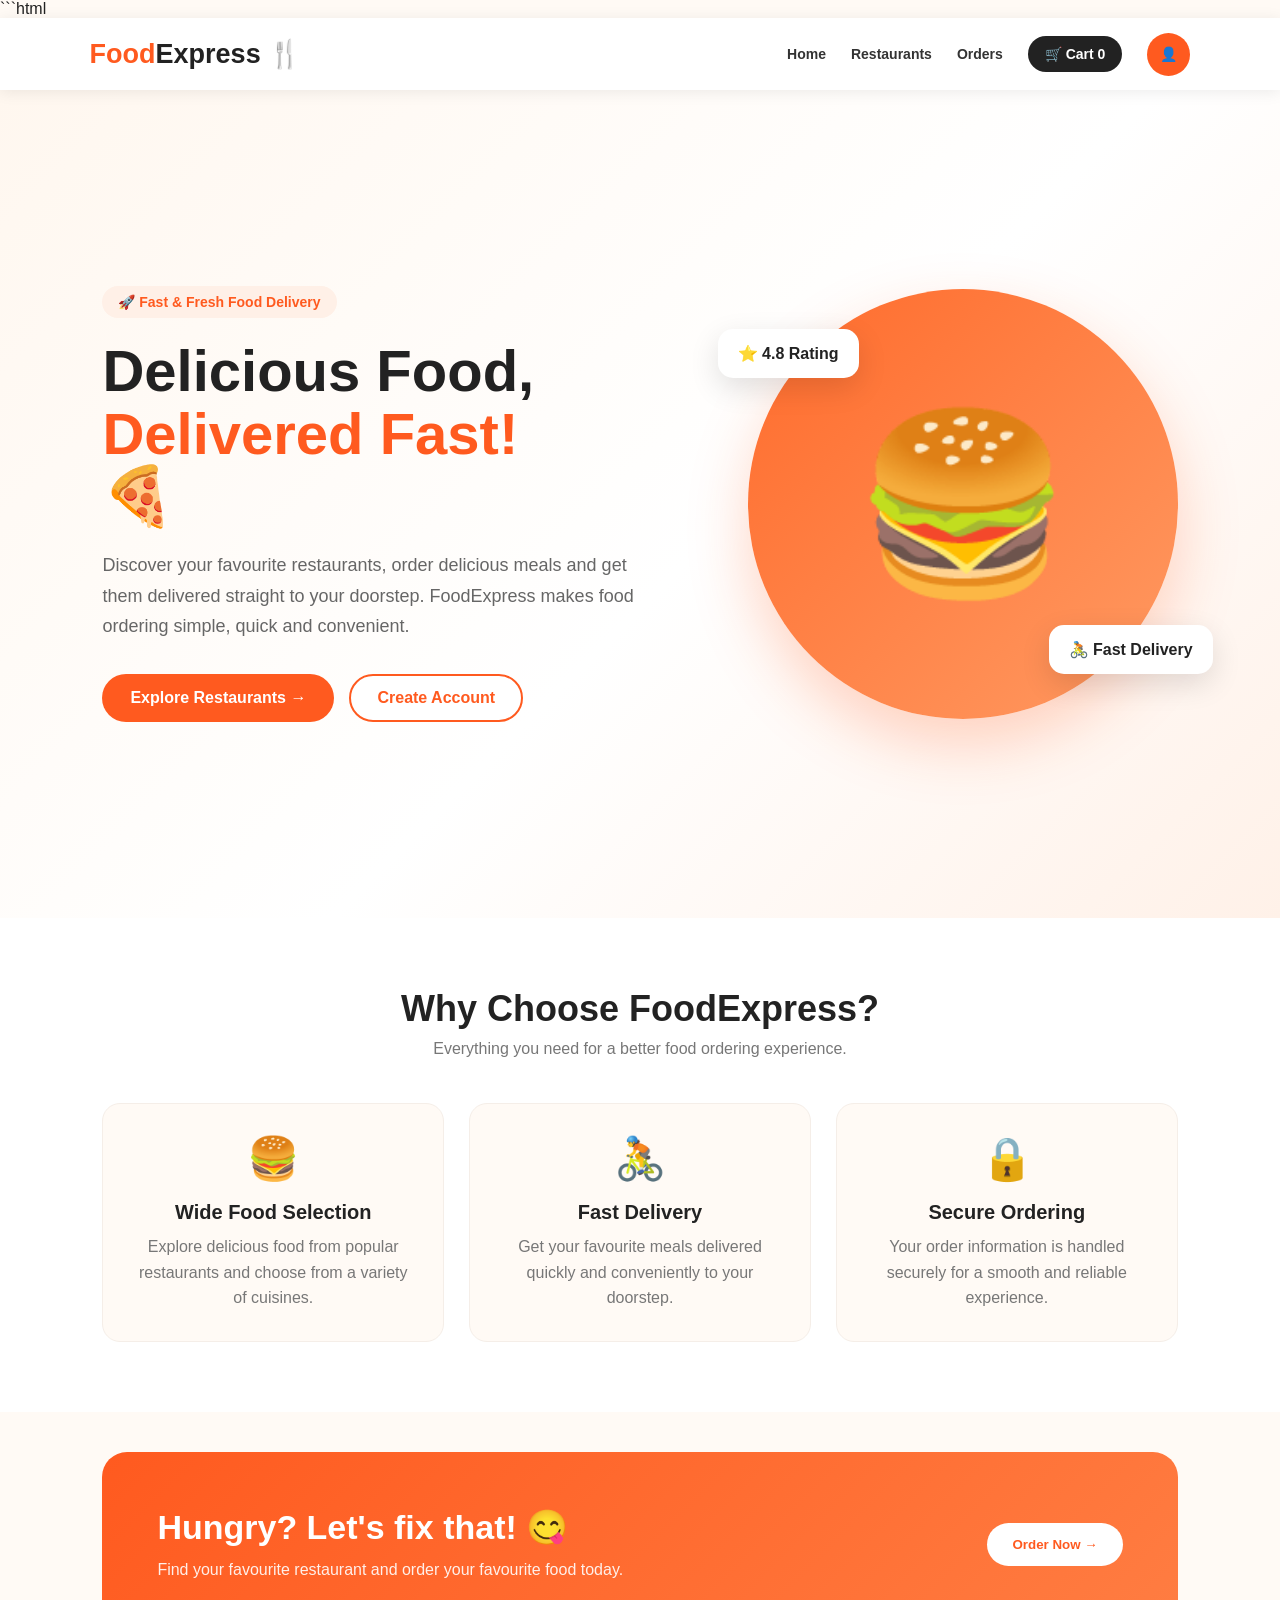
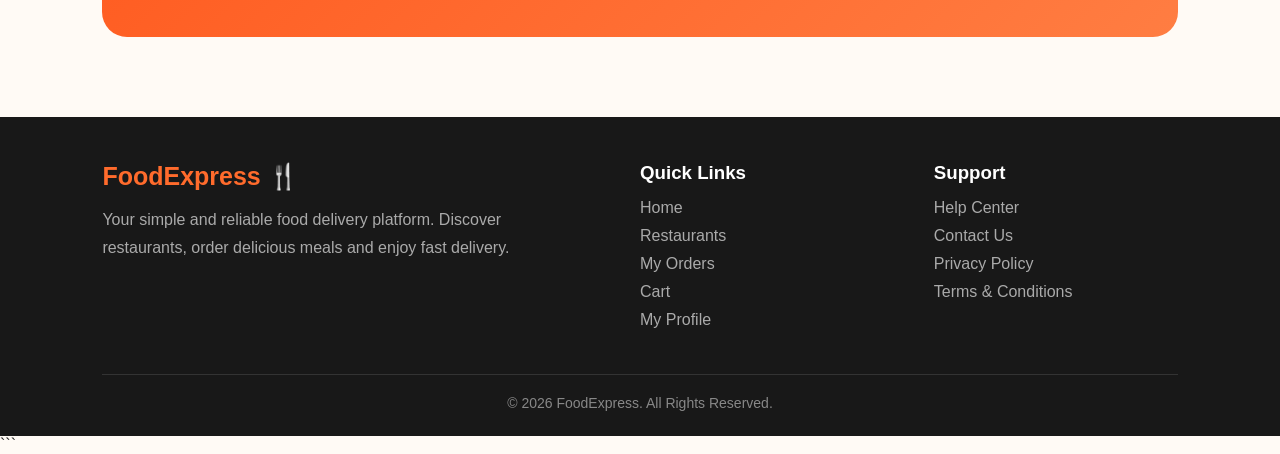
<file: index.html>
```html
<!DOCTYPE html>
<html lang="en">

<head>

    <meta charset="UTF-8">
    <meta name="viewport" content="width=device-width, initial-scale=1.0">

    <title>FoodExpress - Food Delivered Fast</title>


    <style>

        * {
            margin: 0;
            padding: 0;
            box-sizing: border-box;
            font-family: Arial, Helvetica, sans-serif;
        }

        body {
            background: #fffaf5;
            color: #222;
        }


        /* =====================================================
           NAVBAR
        ===================================================== */

        nav {
            height: 72px;
            background: #ffffff;
            display: flex;
            align-items: center;
            justify-content: space-between;
            padding: 0 7%;
            box-shadow: 0 2px 15px rgba(0,0,0,0.08);
            position: sticky;
            top: 0;
            z-index: 1000;
        }


        .logo {
            font-size: 27px;
            font-weight: 800;
            color: #ff5a1f;
            text-decoration: none;
        }


        .logo span {
            color: #222;
        }


        .nav-links {
            display: flex;
            align-items: center;
            gap: 25px;
        }


        .nav-links > a {
            text-decoration: none;
            color: #333;
            font-weight: 600;
            font-size: 14px;
            transition: 0.3s;
        }


        .nav-links > a:hover {
            color: #ff5a1f;
        }


        /* =====================================================
           CART
        ===================================================== */

        .cart-btn {
            background: #222;
            color: white !important;
            padding: 10px 17px;
            border-radius: 22px;
            text-decoration: none;
        }


        .cart-btn:hover {
            background: #ff5a1f;
        }


        /* =====================================================
           PROFILE MENU
        ===================================================== */

        .profile-menu {
            position: relative;
        }


        .profile-avatar {
            width: 43px;
            height: 43px;
            border-radius: 50%;
            border: none;
            background: #ff5a1f;
            color: white;
            font-size: 14px;
            font-weight: 800;
            cursor: pointer;

            display: flex;
            align-items: center;
            justify-content: center;

            transition: 0.3s;
        }


        .profile-avatar:hover {
            transform: scale(1.05);
            background: #e84d16;
        }


        .profile-dropdown {
            display: none;

            position: absolute;
            top: 54px;
            right: 0;

            width: 280px;

            background: white;

            border-radius: 15px;

            box-shadow:
                0 15px 40px rgba(0,0,0,0.15);

            border: 1px solid #eee;

            padding: 15px;

            z-index: 2000;
        }


        .profile-dropdown.show {
            display: block;
        }


        .profile-info {
            display: flex;
            align-items: center;
            gap: 12px;
            padding: 5px;
        }


        .dropdown-avatar {
            width: 48px;
            height: 48px;

            border-radius: 50%;

            background: #fff0e8;
            color: #ff5a1f;

            display: flex;
            align-items: center;
            justify-content: center;

            font-size: 15px;
            font-weight: 800;
        }


        .profile-info strong {
            display: block;
            font-size: 14px;
            margin-bottom: 5px;
        }


        .profile-info small {
            display: block;
            color: #888;
            font-size: 11px;
        }


        .dropdown-line {
            height: 1px;
            background: #eee;
            margin: 13px 0;
        }


        .profile-dropdown a {
            display: block;

            padding: 11px 10px;

            color: #333;
            text-decoration: none;

            border-radius: 8px;

            font-size: 13px;
            font-weight: 600;

            margin-bottom: 3px;
        }


        .profile-dropdown a:hover {
            background: #fff4ee;
            color: #ff5a1f;
        }


        .logout-btn {
            width: 100%;

            border: none;

            background: #fff1f1;
            color: #d33;

            padding: 11px;

            border-radius: 8px;

            font-weight: 700;

            cursor: pointer;

            margin-top: 5px;
        }


        .logout-btn:hover {
            background: #ffe1e1;
        }


        /* =====================================================
           HERO
        ===================================================== */

        .hero {
            min-height: calc(100vh - 72px);

            display: flex;
            align-items: center;
            justify-content: space-between;

            padding: 70px 8%;

            background:
                linear-gradient(
                    135deg,
                    #fff7ef 0%,
                    #fff 55%,
                    #fff1e8 100%
                );

            gap: 50px;
        }


        .hero-content {
            max-width: 600px;
        }


        .small-title {
            display: inline-block;

            background: #fff0e7;
            color: #ff5a1f;

            padding: 8px 16px;

            border-radius: 20px;

            font-size: 14px;
            font-weight: 700;

            margin-bottom: 22px;
        }


        .hero h1 {
            font-size: 58px;
            line-height: 1.08;

            margin-bottom: 22px;

            color: #222;
        }


        .hero h1 span {
            color: #ff5a1f;
            display: block;
        }


        .hero p {
            font-size: 18px;
            line-height: 1.7;

            color: #666;

            margin-bottom: 32px;

            max-width: 540px;
        }


        .hero-buttons {
            display: flex;
            gap: 15px;
            flex-wrap: wrap;
        }


        .primary-btn {
            border: none;

            background: #ff5a1f;
            color: white;

            padding: 15px 28px;

            border-radius: 30px;

            font-size: 16px;
            font-weight: 700;

            cursor: pointer;

            transition: 0.3s;
        }


        .primary-btn:hover {
            background: #e84d16;
            transform: translateY(-2px);
        }


        .secondary-btn {
            border: 2px solid #ff5a1f;

            background: white;
            color: #ff5a1f;

            padding: 13px 26px;

            border-radius: 30px;

            font-size: 16px;
            font-weight: 700;

            cursor: pointer;

            transition: 0.3s;
        }


        .secondary-btn:hover {
            background: #fff0e7;
        }


        /* =====================================================
           HERO VISUAL
        ===================================================== */

        .hero-visual {
            width: 430px;
            height: 430px;

            border-radius: 50%;

            background:
                linear-gradient(
                    135deg,
                    #ff6b2c,
                    #ff9a62
                );

            display: flex;
            align-items: center;
            justify-content: center;

            box-shadow:
                0 25px 60px rgba(255,90,31,0.25);

            position: relative;
        }


        .food-emoji {
            font-size: 175px;

            animation:
                floatFood 3s ease-in-out infinite;
        }


        @keyframes floatFood {

            0%, 100% {
                transform: translateY(0);
            }

            50% {
                transform: translateY(-15px);
            }

        }


        .floating-card {
            position: absolute;

            background: white;

            padding: 15px 20px;

            border-radius: 15px;

            box-shadow:
                0 10px 30px rgba(0,0,0,0.12);

            font-weight: 700;
        }


        .card-one {
            top: 40px;
            left: -30px;
        }


        .card-two {
            bottom: 45px;
            right: -35px;
        }


        /* =====================================================
           FEATURES
        ===================================================== */

        .features {
            padding: 70px 8%;
            background: white;
        }


        .section-title {
            text-align: center;
            margin-bottom: 45px;
        }


        .section-title h2 {
            font-size: 36px;
            margin-bottom: 10px;
        }


        .section-title p {
            color: #777;
            font-size: 16px;
        }


        .feature-grid {
            display: grid;

            grid-template-columns:
                repeat(3, 1fr);

            gap: 25px;
        }


        .feature-card {
            padding: 30px;

            background: #fffaf5;

            border-radius: 18px;

            text-align: center;

            transition: 0.3s;

            border: 1px solid #f5eee8;
        }


        .feature-card:hover {
            transform: translateY(-6px);

            box-shadow:
                0 15px 35px rgba(0,0,0,0.08);
        }


        .feature-icon {
            font-size: 42px;
            margin-bottom: 18px;
        }


        .feature-card h3 {
            margin-bottom: 10px;
            font-size: 20px;
        }


        .feature-card p {
            color: #777;
            line-height: 1.6;
        }


        /* =====================================================
           CTA
        ===================================================== */

        .cta {
            margin: 40px 8% 80px;

            padding: 55px;

            border-radius: 25px;

            background:
                linear-gradient(
                    135deg,
                    #ff5a1f,
                    #ff7d42
                );

            color: white;

            display: flex;

            align-items: center;

            justify-content: space-between;

            gap: 30px;
        }


        .cta h2 {
            font-size: 34px;
            margin-bottom: 10px;
        }


        .cta p {
            opacity: 0.9;
            line-height: 1.6;
        }


        .cta button {
            background: white;
            color: #ff5a1f;

            border: none;

            padding: 14px 25px;

            border-radius: 25px;

            font-weight: 700;

            cursor: pointer;

            white-space: nowrap;
        }


        /* =====================================================
           FOOTER
        ===================================================== */

        footer {
            background: #181818;

            color: white;

            padding: 45px 8% 25px;
        }


        .footer-content {
            display: grid;

            grid-template-columns:
                2fr 1fr 1fr;

            gap: 50px;

            margin-bottom: 35px;
        }


        .footer-logo {
            font-size: 25px;

            color: #ff6b2c;

            font-weight: 800;

            margin-bottom: 15px;
        }


        .footer-about p {
            color: #aaa;

            line-height: 1.7;

            max-width: 420px;
        }


        footer h3 {
            margin-bottom: 15px;
        }


        footer a {
            display: block;

            color: #aaa;

            text-decoration: none;

            margin-bottom: 10px;
        }


        footer a:hover {
            color: #ff6b2c;
        }


        .footer-bottom {
            border-top: 1px solid #333;

            padding-top: 20px;

            text-align: center;

            color: #888;

            font-size: 14px;
        }


        /* =====================================================
           REGISTER MODAL
        ===================================================== */

        .modal {
            display: none;

            position: fixed;

            inset: 0;

            background:
                rgba(0,0,0,0.55);

            align-items: center;

            justify-content: center;

            z-index: 3000;
        }


        .modal-box {
            width: 90%;

            max-width: 420px;

            background: white;

            padding: 30px;

            border-radius: 20px;

            position: relative;
        }


        .modal-box h2 {
            margin-bottom: 20px;
        }


        .close-btn {
            position: absolute;

            top: 15px;
            right: 18px;

            font-size: 24px;

            cursor: pointer;

            color: #777;
        }


        .modal-box input {
            width: 100%;

            padding: 13px;

            margin-bottom: 13px;

            border: 1px solid #ddd;

            border-radius: 10px;

            outline: none;
        }


        .modal-box input:focus {
            border-color: #ff5a1f;
        }


        .modal-box button {
            width: 100%;

            padding: 13px;

            border: none;

            background: #ff5a1f;

            color: white;

            border-radius: 10px;

            font-weight: 700;

            cursor: pointer;
        }


        /* =====================================================
           RESPONSIVE
        ===================================================== */

        @media(max-width: 900px) {

            .hero {
                flex-direction: column;

                text-align: center;

                padding-top: 50px;
            }


            .hero p {
                margin-left: auto;
                margin-right: auto;
            }


            .hero-buttons {
                justify-content: center;
            }


            .hero-visual {
                width: 330px;
                height: 330px;
            }


            .food-emoji {
                font-size: 130px;
            }


            .feature-grid {
                grid-template-columns: 1fr;
            }


            .cta {
                flex-direction: column;
                text-align: center;
            }


            .footer-content {
                grid-template-columns: 1fr;
            }

        }


        @media(max-width: 700px) {

            nav {
                padding: 0 5%;
            }


            .nav-links {
                gap: 8px;
            }


            .nav-links > a:not(.cart-btn) {
                display: none;
            }


            .hero h1 {
                font-size: 42px;
            }


            .hero {
                padding-left: 5%;
                padding-right: 5%;
            }


            .features {
                padding-left: 5%;
                padding-right: 5%;
            }


            .cta {
                margin-left: 5%;
                margin-right: 5%;

                padding: 35px 25px;
            }


            .card-one {
                left: -10px;
            }


            .card-two {
                right: -10px;
            }


            .profile-dropdown {
                right: -10px;
                width: 250px;
            }

        }

    </style>

</head>


<body>


    <!-- =====================================================
         NAVBAR
    ===================================================== -->

    <nav>


        <a
            href="index.html"
            class="logo">

            Food<span>Express</span> 🍴

        </a>


        <div class="nav-links">


            <a href="index.html">
                Home
            </a>


            <a href="restaurants.html">
                Restaurants
            </a>


            <a href="orders.html">
                Orders
            </a>


            <a
                href="cart.html"
                class="cart-btn">

                🛒 Cart
                <span id="cartCount">0</span>

            </a>


            <!-- ================= PROFILE ================= -->

            <div class="profile-menu">


                <button
                    class="profile-avatar"
                    id="profileAvatar"
                    onclick="toggleProfileMenu()">

                    👤

                </button>


                <div
                    class="profile-dropdown"
                    id="profileDropdown">


                    <div class="profile-info">


                        <div
                            class="dropdown-avatar"
                            id="dropdownAvatar">

                            👤

                        </div>


                        <div>

                            <strong id="profileName">
                                Guest User
                            </strong>

                            <small id="profileEmail">
                                Login / Register
                            </small>

                        </div>


                    </div>


                    <div class="dropdown-line"></div>


                    <a href="profile.html">
                        👤 My Profile
                    </a>


                    <a href="orders.html">
                        📦 My Orders
                    </a>


                    <button
                        class="logout-btn"
                        onclick="logoutUser()">

                        🚪 Logout

                    </button>


                </div>


            </div>


        </div>


    </nav>


    <!-- =====================================================
         HERO
    ===================================================== -->

    <section class="hero">


        <div class="hero-content">


            <div class="small-title">

                🚀 Fast & Fresh Food Delivery

            </div>


            <h1>

                Delicious Food,

                <span>
                    Delivered Fast!
                </span>

                🍕

            </h1>


            <p>

                Discover your favourite restaurants,
                order delicious meals and get them
                delivered straight to your doorstep.
                FoodExpress makes food ordering simple,
                quick and convenient.

            </p>


            <div class="hero-buttons">


                <button
                    class="primary-btn"
                    onclick="
                        window.location.href='restaurants.html'
                    ">

                    Explore Restaurants →

                </button>


                <button
                    class="secondary-btn"
                    onclick="openRegister()">

                    Create Account

                </button>


            </div>


        </div>


        <div class="hero-visual">


            <div class="food-emoji">

                🍔

            </div>


            <div class="floating-card card-one">

                ⭐ 4.8 Rating

            </div>


            <div class="floating-card card-two">

                🚴 Fast Delivery

            </div>


        </div>


    </section>


    <!-- =====================================================
         FEATURES
    ===================================================== -->

    <section class="features">


        <div class="section-title">


            <h2>
                Why Choose FoodExpress?
            </h2>


            <p>
                Everything you need for a better
                food ordering experience.
            </p>


        </div>


        <div class="feature-grid">


            <div class="feature-card">


                <div class="feature-icon">
                    🍔
                </div>


                <h3>
                    Wide Food Selection
                </h3>


                <p>

                    Explore delicious food from popular
                    restaurants and choose from a variety
                    of cuisines.

                </p>


            </div>


            <div class="feature-card">


                <div class="feature-icon">
                    🚴
                </div>


                <h3>
                    Fast Delivery
                </h3>


                <p>

                    Get your favourite meals delivered
                    quickly and conveniently to your
                    doorstep.

                </p>


            </div>


            <div class="feature-card">


                <div class="feature-icon">
                    🔒
                </div>


                <h3>
                    Secure Ordering
                </h3>


                <p>

                    Your order information is handled
                    securely for a smooth and reliable
                    experience.

                </p>


            </div>


        </div>


    </section>


    <!-- =====================================================
         CTA
    ===================================================== -->

    <section class="cta">


        <div>


            <h2>
                Hungry? Let's fix that! 😋
            </h2>


            <p>

                Find your favourite restaurant
                and order your favourite food today.

            </p>


        </div>


        <button
            onclick="
                window.location.href='restaurants.html'
            ">

            Order Now →

        </button>


    </section>


    <!-- =====================================================
         FOOTER
    ===================================================== -->

    <footer>


        <div class="footer-content">


            <div class="footer-about">


                <div class="footer-logo">

                    FoodExpress 🍴

                </div>


                <p>

                    Your simple and reliable food delivery
                    platform. Discover restaurants, order
                    delicious meals and enjoy fast delivery.

                </p>


            </div>


            <div>


                <h3>
                    Quick Links
                </h3>


                <a href="index.html">
                    Home
                </a>


                <a href="restaurants.html">
                    Restaurants
                </a>


                <a href="orders.html">
                    My Orders
                </a>


                <a href="cart.html">
                    Cart
                </a>


                <a href="profile.html">
                    My Profile
                </a>


            </div>


            <div>


                <h3>
                    Support
                </h3>


                <a href="#">
                    Help Center
                </a>


                <a href="#">
                    Contact Us
                </a>


                <a href="#">
                    Privacy Policy
                </a>


                <a href="#">
                    Terms & Conditions
                </a>


            </div>


        </div>


        <div class="footer-bottom">

            © 2026 FoodExpress.
            All Rights Reserved.

        </div>


    </footer>


    <!-- =====================================================
         REGISTER MODAL
    ===================================================== -->

    <div
        class="modal"
        id="registerModal">


        <div class="modal-box">


            <span
                class="close-btn"
                onclick="closeRegister()">

                ×

            </span>


            <h2>
                Create Your Account
            </h2>


            <input
                type="text"
                id="userName"
                placeholder="Full Name">


            <input
                type="email"
                id="userEmail"
                placeholder="Email Address">


            <input
                type="tel"
                id="userPhone"
                maxlength="10"
                placeholder="Phone Number">


            <button onclick="registerUser()">

                Continue to Profile

            </button>


        </div>


    </div>


    <!-- =====================================================
         JAVASCRIPT
    ===================================================== -->

    <script>


        /* =====================================================
           CART COUNT
        ===================================================== */

        function updateCartCount() {


            const cart =
                JSON.parse(
                    localStorage.getItem(
                        "foodExpressCart"
                    )
                ) || [];


            let count = 0;


            cart.forEach(item => {

                count +=
                    Number(item.quantity) || 1;

            });


            const cartCount =
                document.getElementById(
                    "cartCount"
                );


            if (cartCount) {

                cartCount.textContent =
                    count;

            }

        }


        /* =====================================================
           PROFILE INITIALS
        ===================================================== */

        function getInitials(name) {


            if (!name) {

                return "👤";

            }


            const words =
                name
                    .trim()
                    .split(/\s+/);


            if (words.length >= 2) {

                return (

                    words[0][0] +

                    words[
                        words.length - 1
                    ][0]

                ).toUpperCase();

            }


            return words[0]
                .substring(0, 2)
                .toUpperCase();

        }


        /* =====================================================
           LOAD PROFILE
        ===================================================== */

        function loadProfileNavbar() {


            const user =
                JSON.parse(
                    localStorage.getItem(
                        "foodExpressUser"
                    )
                );


            const avatar =
                document.getElementById(
                    "profileAvatar"
                );


            const dropdownAvatar =
                document.getElementById(
                    "dropdownAvatar"
                );


            const profileName =
                document.getElementById(
                    "profileName"
                );


            const profileEmail =
                document.getElementById(
                    "profileEmail"
                );


            if (!user) {


                avatar.textContent =
                    "👤";


                dropdownAvatar.textContent =
                    "👤";


                profileName.textContent =
                    "Guest User";


                profileEmail.textContent =
                    "Login / Register";


                return;

            }


            const initials =
                getInitials(
                    user.name
                );


            avatar.textContent =
                initials;


            dropdownAvatar.textContent =
                initials;


            profileName.textContent =
                user.name;


            profileEmail.textContent =
                user.email || "";

        }


        /* =====================================================
           PROFILE DROPDOWN
        ===================================================== */

        function toggleProfileMenu() {


            const dropdown =
                document.getElementById(
                    "profileDropdown"
                );


            dropdown.classList.toggle(
                "show"
            );

        }


        /* =====================================================
           CLOSE DROPDOWN OUTSIDE
        ===================================================== */

        document.addEventListener(
            "click",
            function(event) {


                const menu =
                    document.querySelector(
                        ".profile-menu"
                    );


                const dropdown =
                    document.getElementById(
                        "profileDropdown"
                    );


                if (
                    menu &&
                    !menu.contains(
                        event.target
                    )
                ) {

                    dropdown.classList.remove(
                        "show"
                    );

                }

            }
        );


        /* =====================================================
           LOGOUT
        ===================================================== */

        function logoutUser() {


            const confirmLogout =
                confirm(
                    "Are you sure you want to logout?"
                );


            if (!confirmLogout) {

                return;

            }


            localStorage.removeItem(
                "foodExpressUser"
            );


            alert(
                "You have been logged out successfully."
            );


            window.location.href =
                "index.html";

        }


        /* =====================================================
           REGISTER
        ===================================================== */

        function openRegister() {


            const user =
                JSON.parse(
                    localStorage.getItem(
                        "foodExpressUser"
                    )
                );


            /*
                If profile already exists,
                directly open profile.
            */

            if (user) {

                window.location.href =
                    "profile.html";

                return;

            }


            document.getElementById(
                "registerModal"
            ).style.display =
                "flex";

        }


        function closeRegister() {


            document.getElementById(
                "registerModal"
            ).style.display =
                "none";

        }


        /* =====================================================
           REGISTER USER
        ===================================================== */

        function registerUser() {


            const name =
                document.getElementById(
                    "userName"
                ).value.trim();


            const email =
                document.getElementById(
                    "userEmail"
                ).value.trim();


            const phone =
                document.getElementById(
                    "userPhone"
                ).value.trim();


            if (
                !name ||
                !email ||
                !phone
            ) {


                alert(
                    "Please fill all the details."
                );


                return;

            }


            /*
                Save basic information.

                Address will be completed
                on profile page.
            */

            const user = {

                name: name,

                email: email,

                phone: phone,

                address: "",

                city: "",

                pincode: ""

            };


            localStorage.setItem(
                "foodExpressUser",
                JSON.stringify(user)
            );


            closeRegister();


            /*
                Complete profile details.
            */

            window.location.href =
                "profile.html";

        }


        /* =====================================================
           CLOSE MODAL WHEN CLICKING OUTSIDE
        ===================================================== */

        window.addEventListener(
            "click",
            function(event) {


                const modal =
                    document.getElementById(
                        "registerModal"
                    );


                if (
                    event.target === modal
                ) {

                    closeRegister();

                }

            }
        );


        /* =====================================================
           INITIALIZE
        ===================================================== */

        loadProfileNavbar();

        updateCartCount();


    </script>


</body>

</html>
```
</file>
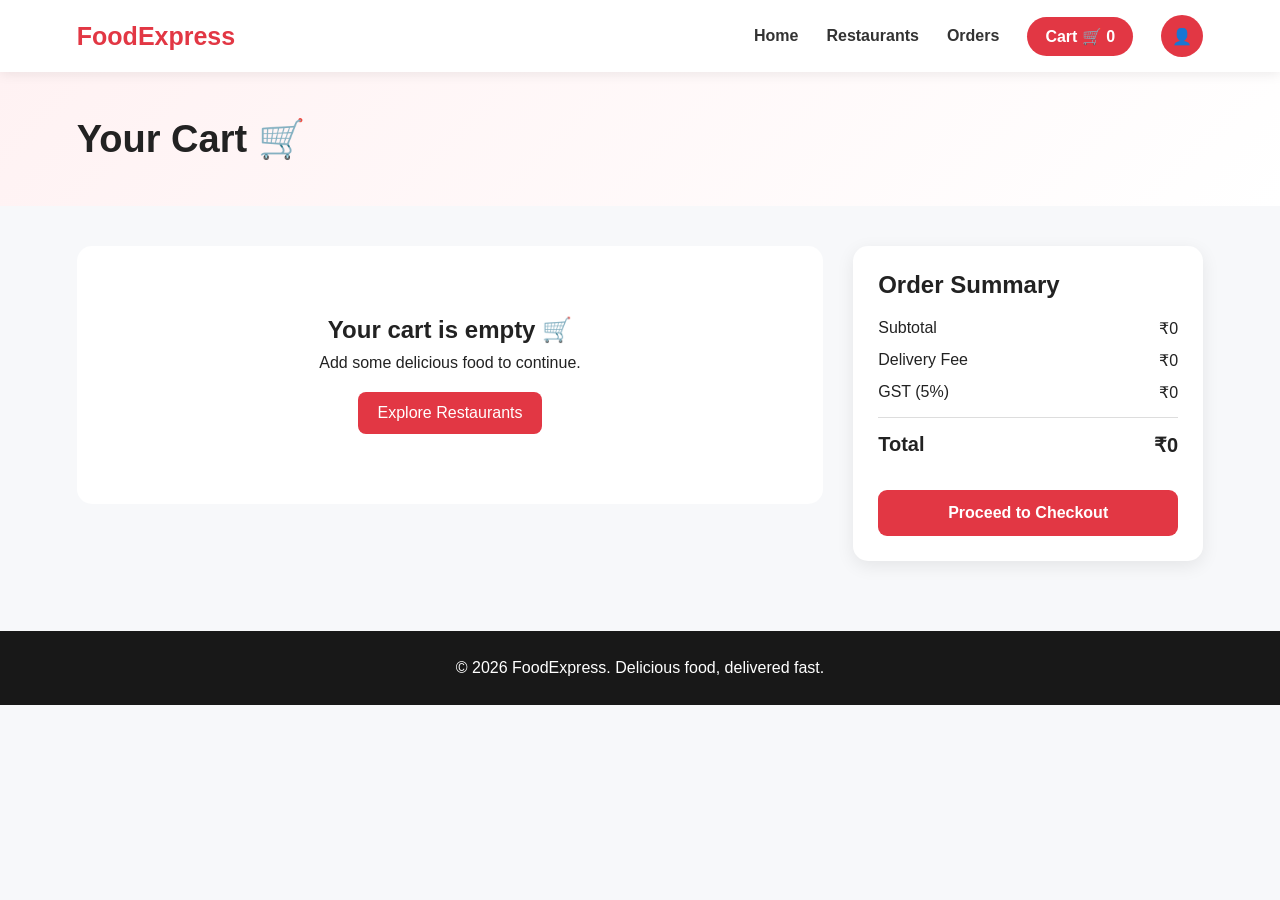
<file: cart.html>
<!DOCTYPE html>
<html lang="en">
<head>

<meta charset="UTF-8">
<meta name="viewport" content="width=device-width, initial-scale=1.0">

<title>Cart | FoodExpress</title>

<style>

* {
    margin: 0;
    padding: 0;
    box-sizing: border-box;
    font-family: Arial, Helvetica, sans-serif;
}

body {
    background: #f7f8fa;
    color: #222;
}

/* NAVBAR */

.navbar {
    height: 72px;
    background: white;
    display: flex;
    align-items: center;
    justify-content: space-between;
    padding: 0 6%;
    box-shadow: 0 2px 12px rgba(0,0,0,0.08);
    position: sticky;
    top: 0;
    z-index: 1000;
}

.logo {
    font-size: 25px;
    font-weight: 800;
    color: #e23744;
    text-decoration: none;
}

.nav-links {
    display: flex;
    align-items: center;
    gap: 28px;
}

.nav-links a {
    text-decoration: none;
    color: #333;
    font-weight: 600;
}

.nav-links a:hover {
    color: #e23744;
}

.cart-btn {
    background: #e23744;
    color: white !important;
    padding: 10px 18px;
    border-radius: 22px;
}

/* PROFILE */

.profile-area {
    position: relative;
}

.profile-avatar {
    width: 42px;
    height: 42px;
    border-radius: 50%;
    background: #e23744;
    color: white;
    display: flex;
    align-items: center;
    justify-content: center;
    font-weight: 800;
    cursor: pointer;
}

.profile-dropdown {
    display: none;
    position: absolute;
    right: 0;
    top: 52px;
    width: 250px;
    background: white;
    border-radius: 14px;
    box-shadow: 0 8px 30px rgba(0,0,0,0.15);
    padding: 18px;
    z-index: 2000;
}

.profile-dropdown.show {
    display: block;
}

.profile-header {
    border-bottom: 1px solid #eee;
    padding-bottom: 14px;
    margin-bottom: 12px;
}

.profile-name {
    font-size: 17px;
    font-weight: 700;
}

.profile-email {
    color: #777;
    font-size: 13px;
    margin-top: 4px;
    word-break: break-word;
}

.profile-dropdown a,
.logout-btn {
    display: block;
    width: 100%;
    padding: 10px 8px;
    text-decoration: none;
    color: #333;
    border-radius: 8px;
    border: none;
    background: none;
    text-align: left;
    cursor: pointer;
}

.profile-dropdown a:hover,
.logout-btn:hover {
    background: #f7f7f7;
}

.logout-btn {
    color: #e23744;
    font-weight: 600;
}

/* PAGE */

.page-header {
    padding: 45px 6%;
    background: linear-gradient(135deg, #fff2f3, white);
}

.page-header h1 {
    font-size: 38px;
}

.cart-container {
    padding: 40px 6% 70px;
    display: grid;
    grid-template-columns: 1fr 350px;
    gap: 30px;
}

.cart-items {
    display: flex;
    flex-direction: column;
    gap: 18px;
}

.cart-card {
    background: white;
    padding: 20px;
    border-radius: 14px;
    box-shadow: 0 5px 18px rgba(0,0,0,0.07);
    display: flex;
    align-items: center;
    gap: 18px;
}

.food-icon {
    width: 75px;
    height: 75px;
    border-radius: 12px;
    background: #fff2f3;
    display: flex;
    align-items: center;
    justify-content: center;
    font-size: 38px;
}

.item-info {
    flex: 1;
}

.item-info h3 {
    margin-bottom: 5px;
}

.restaurant-name {
    color: #777;
    font-size: 13px;
    margin-bottom: 8px;
}

.price {
    font-weight: 700;
}

.quantity-controls {
    display: flex;
    align-items: center;
    gap: 10px;
}

.quantity-controls button {
    width: 30px;
    height: 30px;
    border: none;
    border-radius: 6px;
    background: #e23744;
    color: white;
    cursor: pointer;
    font-weight: bold;
}

.remove-btn {
    border: none;
    background: none;
    color: #e23744;
    cursor: pointer;
    font-weight: 600;
}

.summary {
    background: white;
    border-radius: 15px;
    padding: 25px;
    box-shadow: 0 5px 18px rgba(0,0,0,0.08);
    height: fit-content;
    position: sticky;
    top: 95px;
}

.summary h2 {
    margin-bottom: 20px;
}

.summary-row {
    display: flex;
    justify-content: space-between;
    margin: 13px 0;
}

.total {
    border-top: 1px solid #ddd;
    padding-top: 15px;
    margin-top: 15px;
    font-size: 20px;
    font-weight: 800;
}

.checkout-btn {
    width: 100%;
    margin-top: 20px;
    border: none;
    background: #e23744;
    color: white;
    padding: 14px;
    border-radius: 9px;
    font-size: 16px;
    font-weight: 700;
    cursor: pointer;
}

.empty {
    background: white;
    padding: 70px 20px;
    border-radius: 15px;
    text-align: center;
}

.empty h2 {
    margin-bottom: 10px;
}

.empty a {
    display: inline-block;
    margin-top: 20px;
    background: #e23744;
    color: white;
    padding: 12px 20px;
    border-radius: 8px;
    text-decoration: none;
}

footer {
    background: #181818;
    color: white;
    text-align: center;
    padding: 28px;
}

@media(max-width: 850px) {

    .cart-container {
        grid-template-columns: 1fr;
    }

    .nav-links {
        gap: 12px;
    }

    .nav-links a:not(.cart-btn) {
        display: none;
    }

    .cart-card {
        flex-wrap: wrap;
    }
}

</style>
</head>

<body>

<nav class="navbar">

<a href="index.html" class="logo">FoodExpress</a>

<div class="nav-links">

<a href="index.html">Home</a>
<a href="restaurants.html">Restaurants</a>
<a href="orders.html">Orders</a>

<a href="cart.html" class="cart-btn">
Cart 🛒 <span id="cartCount">0</span>
</a>

<div class="profile-area">

<div
class="profile-avatar"
id="profileAvatar"
onclick="toggleProfileMenu()">
👤
</div>

<div class="profile-dropdown" id="profileDropdown">

<div class="profile-header">

<div class="profile-name" id="profileName">
Guest User
</div>

<div class="profile-email" id="profileEmail">
Login / Register
</div>

</div>

<a href="profile.html">👤 My Profile</a>
<a href="orders.html">📦 My Orders</a>

<button class="logout-btn" onclick="logoutUser()">
🚪 Logout
</button>

</div>

</div>

</div>

</nav>


<section class="page-header">

<h1>Your Cart 🛒</h1>

</section>


<div class="cart-container">

<div id="cartItems" class="cart-items"></div>

<div class="summary">

<h2>Order Summary</h2>

<div class="summary-row">
<span>Subtotal</span>
<span id="subtotal">₹0</span>
</div>

<div class="summary-row">
<span>Delivery Fee</span>
<span id="deliveryFee">₹0</span>
</div>

<div class="summary-row">
<span>GST (5%)</span>
<span id="gst">₹0</span>
</div>

<div class="summary-row total">
<span>Total</span>
<span id="grandTotal">₹0</span>
</div>

<button
class="checkout-btn"
onclick="goToCheckout()">
Proceed to Checkout
</button>

</div>

</div>


<footer>
<p>© 2026 FoodExpress. Delicious food, delivered fast.</p>
</footer>


<script>

let cart =
JSON.parse(localStorage.getItem("foodExpressCart")) || [];


function renderCart() {

const container =
document.getElementById("cartItems");

if (cart.length === 0) {

container.innerHTML = `

<div class="empty">

<h2>Your cart is empty 🛒</h2>

<p>Add some delicious food to continue.</p>

<a href="restaurants.html">
Explore Restaurants
</a>

</div>

`;

updateSummary();
return;

}


container.innerHTML = cart.map((item, index) => `

<div class="cart-card">

<div class="food-icon">
${item.icon || "🍽️"}
</div>

<div class="item-info">

<h3>${escapeHTML(item.name)}</h3>

<div class="restaurant-name">
${escapeHTML(item.restaurantName || "FoodExpress")}
</div>

<div class="price">
₹${item.price}
</div>

</div>

<div class="quantity-controls">

<button onclick="changeQuantity(${index}, -1)">
−
</button>

<span>${item.quantity || 1}</span>

<button onclick="changeQuantity(${index}, 1)">
+
</button>

</div>

<button
class="remove-btn"
onclick="removeItem(${index})">
Remove
</button>

</div>

`).join("");

updateSummary();

}


function changeQuantity(index, change) {

cart[index].quantity =
(cart[index].quantity || 1) + change;

if (cart[index].quantity <= 0) {
cart.splice(index, 1);
}

saveCart();

}


function removeItem(index) {

cart.splice(index, 1);

saveCart();

}


function saveCart() {

localStorage.setItem(
"foodExpressCart",
JSON.stringify(cart)
);

renderCart();
updateCartCount();

}


function updateSummary() {

let subtotal = 0;

cart.forEach(item => {

subtotal +=
Number(item.price) *
(item.quantity || 1);

});


const delivery =
subtotal === 0
? 0
: subtotal < 299
? 40
: 0;


const gst =
Math.round(subtotal * 0.05);


const total =
subtotal + delivery + gst;


document.getElementById("subtotal").textContent =
"₹" + subtotal;

document.getElementById("deliveryFee").textContent =
"₹" + delivery;

document.getElementById("gst").textContent =
"₹" + gst;

document.getElementById("grandTotal").textContent =
"₹" + total;

}


function updateCartCount() {

let count = 0;

cart.forEach(item => {
count += item.quantity || 1;
});

document.getElementById("cartCount").textContent =
count;

}


function goToCheckout() {

if (cart.length === 0) {

alert("Your cart is empty.");

return;

}

window.location.href = "checkout.html";

}


function escapeHTML(value) {

return String(value)
.replace(/&/g, "&amp;")
.replace(/</g, "&lt;")
.replace(/>/g, "&gt;")
.replace(/"/g, "&quot;")
.replace(/'/g, "&#039;");

}


/* PROFILE */

function getInitials(name) {

if (!name) return "👤";

const words =
name.trim().split(/\s+/);

if (words.length === 1) {
return words[0].substring(0, 2).toUpperCase();
}

return (
words[0][0] +
words[words.length - 1][0]
).toUpperCase();

}


function loadProfileNavbar() {

const userData =
localStorage.getItem("foodExpressUser");

const avatar =
document.getElementById("profileAvatar");

const name =
document.getElementById("profileName");

const email =
document.getElementById("profileEmail");

if (userData) {

const user =
JSON.parse(userData);

avatar.textContent =
getInitials(user.name);

name.textContent =
user.name || "User";

email.textContent =
user.email || "";

} else {

avatar.textContent = "👤";
name.textContent = "Guest User";
email.textContent = "Login / Register";

}

}


function toggleProfileMenu() {

document
.getElementById("profileDropdown")
.classList.toggle("show");

}


document.addEventListener("click", function(event) {

const area =
document.querySelector(".profile-area");

if (!area.contains(event.target)) {

document
.getElementById("profileDropdown")
.classList.remove("show");

}

});


function logoutUser() {

localStorage.removeItem("foodExpressUser");

alert("You have been logged out.");

window.location.href = "index.html";

}


renderCart();
loadProfileNavbar();
updateCartCount();

</script>

</body>
</html>
</file>
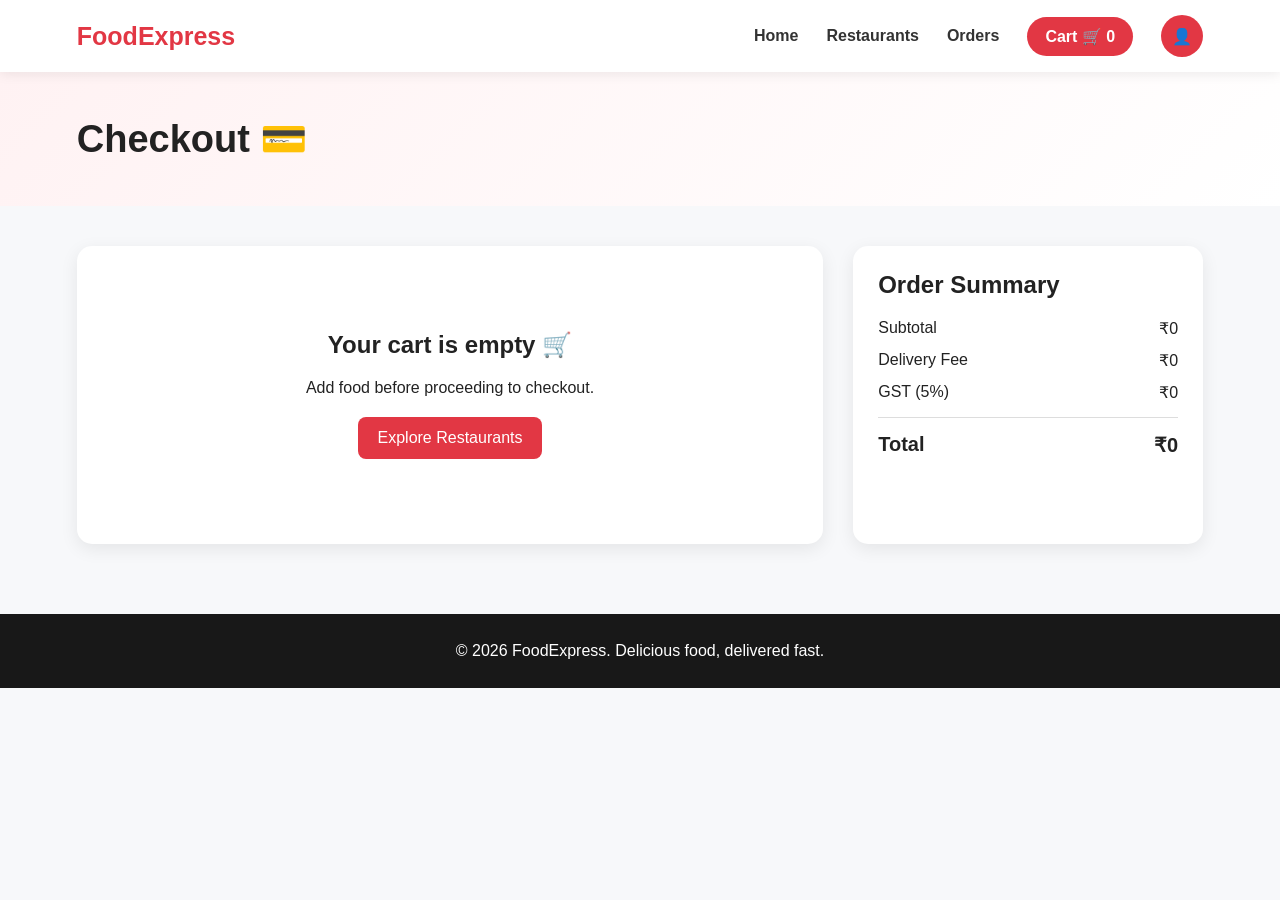
<file: checkout.html>
<!DOCTYPE html>
<html lang="en">
<head>

<meta charset="UTF-8">
<meta name="viewport" content="width=device-width, initial-scale=1.0">

<title>Checkout | FoodExpress</title>

<style>

* {
    margin: 0;
    padding: 0;
    box-sizing: border-box;
    font-family: Arial, Helvetica, sans-serif;
}

body {
    background: #f7f8fa;
    color: #222;
}

/* NAVBAR */

.navbar {
    height: 72px;
    background: white;
    display: flex;
    align-items: center;
    justify-content: space-between;
    padding: 0 6%;
    box-shadow: 0 2px 12px rgba(0,0,0,0.08);
    position: sticky;
    top: 0;
    z-index: 1000;
}

.logo {
    font-size: 25px;
    font-weight: 800;
    color: #e23744;
    text-decoration: none;
}

.nav-links {
    display: flex;
    align-items: center;
    gap: 28px;
}

.nav-links a {
    text-decoration: none;
    color: #333;
    font-weight: 600;
}

.nav-links a:hover {
    color: #e23744;
}

.cart-btn {
    background: #e23744;
    color: white !important;
    padding: 10px 18px;
    border-radius: 22px;
}

/* PROFILE */

.profile-area {
    position: relative;
}

.profile-avatar {
    width: 42px;
    height: 42px;
    border-radius: 50%;
    background: #e23744;
    color: white;
    display: flex;
    align-items: center;
    justify-content: center;
    font-weight: 800;
    cursor: pointer;
}

.profile-dropdown {
    display: none;
    position: absolute;
    right: 0;
    top: 52px;
    width: 250px;
    background: white;
    border-radius: 14px;
    box-shadow: 0 8px 30px rgba(0,0,0,0.15);
    padding: 18px;
    z-index: 2000;
}

.profile-dropdown.show {
    display: block;
}

.profile-header {
    border-bottom: 1px solid #eee;
    padding-bottom: 14px;
    margin-bottom: 12px;
}

.profile-name {
    font-size: 17px;
    font-weight: 700;
}

.profile-email {
    color: #777;
    font-size: 13px;
    margin-top: 4px;
    word-break: break-word;
}

.profile-dropdown a,
.logout-btn {
    display: block;
    width: 100%;
    padding: 10px 8px;
    text-decoration: none;
    color: #333;
    border-radius: 8px;
    border: none;
    background: none;
    text-align: left;
    cursor: pointer;
}

.profile-dropdown a:hover,
.logout-btn:hover {
    background: #f7f7f7;
}

.logout-btn {
    color: #e23744;
    font-weight: 600;
}

/* HEADER */

.page-header {
    padding: 45px 6%;
    background: linear-gradient(135deg, #fff2f3, white);
}

.page-header h1 {
    font-size: 38px;
}

/* CHECKOUT */

.checkout-container {
    padding: 40px 6% 70px;
    display: grid;
    grid-template-columns: 1fr 350px;
    gap: 30px;
}

.checkout-card,
.summary-card {
    background: white;
    border-radius: 15px;
    padding: 25px;
    box-shadow: 0 5px 18px rgba(0,0,0,0.08);
}

.checkout-card h2,
.summary-card h2 {
    margin-bottom: 20px;
}

.address-card {
    background: #fff6f7;
    border: 1px solid #ffdadd;
    border-radius: 12px;
    padding: 18px;
    margin-bottom: 25px;
}

.address-card strong {
    font-size: 18px;
}

.address-card p {
    color: #555;
    line-height: 1.6;
    margin-top: 8px;
}

.edit-btn {
    margin-top: 12px;
    border: none;
    background: #e23744;
    color: white;
    padding: 9px 15px;
    border-radius: 7px;
    cursor: pointer;
}

.payment-option {
    border: 1px solid #ddd;
    padding: 15px;
    border-radius: 10px;
    margin: 12px 0;
    cursor: pointer;
}

.payment-option:hover {
    border-color: #e23744;
}

.payment-option input {
    margin-right: 10px;
}

.place-order-btn {
    width: 100%;
    margin-top: 20px;
    padding: 14px;
    border: none;
    border-radius: 9px;
    background: #e23744;
    color: white;
    font-size: 16px;
    font-weight: 700;
    cursor: pointer;
}

.summary-row {
    display: flex;
    justify-content: space-between;
    margin: 13px 0;
}

.total {
    border-top: 1px solid #ddd;
    padding-top: 15px;
    margin-top: 15px;
    font-size: 20px;
    font-weight: 800;
}

.empty {
    text-align: center;
    padding: 60px 20px;
    background: white;
    border-radius: 15px;
}

.empty a {
    display: inline-block;
    margin-top: 20px;
    background: #e23744;
    color: white;
    text-decoration: none;
    padding: 12px 20px;
    border-radius: 8px;
}

footer {
    background: #181818;
    color: white;
    text-align: center;
    padding: 28px;
}

@media(max-width: 850px) {

    .checkout-container {
        grid-template-columns: 1fr;
    }

    .nav-links {
        gap: 12px;
    }

    .nav-links a:not(.cart-btn) {
        display: none;
    }
}

</style>
</head>

<body>

<nav class="navbar">

<a href="index.html" class="logo">FoodExpress</a>

<div class="nav-links">

<a href="index.html">Home</a>
<a href="restaurants.html">Restaurants</a>
<a href="orders.html">Orders</a>

<a href="cart.html" class="cart-btn">
Cart 🛒 <span id="cartCount">0</span>
</a>

<div class="profile-area">

<div
class="profile-avatar"
id="profileAvatar"
onclick="toggleProfileMenu()">
👤
</div>

<div class="profile-dropdown" id="profileDropdown">

<div class="profile-header">

<div class="profile-name" id="profileName">
Guest User
</div>

<div class="profile-email" id="profileEmail">
Login / Register
</div>

</div>

<a href="profile.html">👤 My Profile</a>
<a href="orders.html">📦 My Orders</a>

<button class="logout-btn" onclick="logoutUser()">
🚪 Logout
</button>

</div>

</div>

</div>

</nav>


<section class="page-header">

<h1>Checkout 💳</h1>

</section>


<div class="checkout-container">

<div class="checkout-card" id="checkoutContent">

<h2>Delivery Details</h2>

<div id="addressSection"></div>

<h2>Payment Method</h2>

<form id="checkoutForm">

<label class="payment-option">

<input
type="radio"
name="payment"
value="Cash on Delivery"
checked>

Cash on Delivery

</label>


<label class="payment-option">

<input
type="radio"
name="payment"
value="UPI">

UPI

</label>


<label class="payment-option">

<input
type="radio"
name="payment"
value="Credit/Debit Card">

Credit / Debit Card

</label>


<button
type="submit"
class="place-order-btn">

Place Order

</button>

</form>

</div>


<div class="summary-card">

<h2>Order Summary</h2>

<div class="summary-row">

<span>Subtotal</span>

<span id="subtotal">
₹0
</span>

</div>


<div class="summary-row">

<span>Delivery Fee</span>

<span id="deliveryFee">
₹0
</span>

</div>


<div class="summary-row">

<span>GST (5%)</span>

<span id="gst">
₹0
</span>

</div>


<div class="summary-row total">

<span>Total</span>

<span id="grandTotal">
₹0
</span>

</div>

</div>

</div>


<footer>
<p>© 2026 FoodExpress. Delicious food, delivered fast.</p>
</footer>


<script>

const cart =
JSON.parse(localStorage.getItem("foodExpressCart")) || [];


const savedUser =
JSON.parse(localStorage.getItem("foodExpressUser")) || null;


function updateCartCount() {

let count = 0;

cart.forEach(item => {

count += item.quantity || 1;

});

document.getElementById("cartCount").textContent =
count;

}


function calculateTotal() {

let subtotal = 0;

cart.forEach(item => {

subtotal +=
Number(item.price) *
(item.quantity || 1);

});


const delivery =
subtotal < 299 ? 40 : 0;

const gst =
Math.round(subtotal * 0.05);

const total =
subtotal + delivery + gst;


document.getElementById("subtotal").textContent =
"₹" + subtotal;

document.getElementById("deliveryFee").textContent =
"₹" + delivery;

document.getElementById("gst").textContent =
"₹" + gst;

document.getElementById("grandTotal").textContent =
"₹" + total;

return {
subtotal,
delivery,
gst,
total
};

}


function renderAddress() {

const section =
document.getElementById("addressSection");


if (!savedUser) {

section.innerHTML = `

<div class="address-card">

<strong>Profile Required</strong>

<p>
Please create your profile and save your
delivery address before placing an order.
</p>

<button
class="edit-btn"
onclick="window.location.href='profile.html'">

Create Profile

</button>

</div>

`;

document.getElementById("checkoutForm").style.display =
"none";

return;

}


section.innerHTML = `

<div class="address-card">

<strong>
${escapeHTML(savedUser.name)}
</strong>

<p>

${escapeHTML(savedUser.address || "Address not added")}<br>

${escapeHTML(savedUser.city || "")}
${savedUser.pincode ? " - " + escapeHTML(savedUser.pincode) : ""}

<br>

📞 ${escapeHTML(savedUser.phone || "Phone not added")}

<br>

✉️ ${escapeHTML(savedUser.email || "")}

</p>

<button
class="edit-btn"
onclick="window.location.href='profile.html'">

Edit Profile

</button>

</div>

`;

}


document
.getElementById("checkoutForm")
.addEventListener("submit", function(event) {

event.preventDefault();


if (cart.length === 0) {

alert("Your cart is empty.");

window.location.href = "restaurants.html";

return;

}


if (!savedUser) {

alert("Please create your profile first.");

window.location.href = "profile.html";

return;

}


const totals =
calculateTotal();


const paymentMethod =
document.querySelector(
'input[name="payment"]:checked'
).value;


const order = {

orderId:
"FE" + Date.now().toString().slice(-8),

restaurantName:
cart[0]?.restaurantName || "FoodExpress",

items:
cart,

customer: {

name:
savedUser.name,

phone:
savedUser.phone,

email:
savedUser.email,

address:
savedUser.address,

city:
savedUser.city,

pincode:
savedUser.pincode

},

paymentMethod:

paymentMethod,

subtotal:
totals.subtotal,

deliveryFee:
totals.delivery,

gst:
totals.gst,

total:
totals.total,

status:
"Order Placed",

statusStep:
0,

placedAt:
Date.now(),

date:
new Date().toLocaleString()

};


const orders =
JSON.parse(
localStorage.getItem("foodExpressOrders")
) || [];


orders.push(order);


localStorage.setItem(
"foodExpressOrders",
JSON.stringify(orders)
);


localStorage.removeItem("foodExpressCart");


alert(
"Order placed successfully!\nOrder ID: " +
order.orderId
);


window.location.href =
"orders.html";

});


function escapeHTML(value) {

return String(value)
.replace(/&/g, "&amp;")
.replace(/</g, "&lt;")
.replace(/>/g, "&gt;")
.replace(/"/g, "&quot;")
.replace(/'/g, "&#039;");

}


/* PROFILE */

function getInitials(name) {

if (!name) return "👤";

const words =
name.trim().split(/\s+/);

if (words.length === 1) {

return words[0]
.substring(0, 2)
.toUpperCase();

}

return (
words[0][0] +
words[words.length - 1][0]
).toUpperCase();

}


function loadProfileNavbar() {

const userData =
localStorage.getItem("foodExpressUser");

const avatar =
document.getElementById("profileAvatar");

const name =
document.getElementById("profileName");

const email =
document.getElementById("profileEmail");


if (userData) {

const user =
JSON.parse(userData);

avatar.textContent =
getInitials(user.name);

name.textContent =
user.name || "User";

email.textContent =
user.email || "";

} else {

avatar.textContent = "👤";

name.textContent =
"Guest User";

email.textContent =
"Login / Register";

}

}


function toggleProfileMenu() {

document
.getElementById("profileDropdown")
.classList.toggle("show");

}


document.addEventListener("click", function(event) {

const area =
document.querySelector(".profile-area");

if (!area.contains(event.target)) {

document
.getElementById("profileDropdown")
.classList.remove("show");

}

});


function logoutUser() {

localStorage.removeItem("foodExpressUser");

alert("You have been logged out.");

window.location.href = "index.html";

}


if (cart.length === 0) {

document.getElementById("checkoutContent").innerHTML = `

<div class="empty">

<h2>Your cart is empty 🛒</h2>

<p>Add food before proceeding to checkout.</p>

<a href="restaurants.html">
Explore Restaurants
</a>

</div>

`;

} else {

renderAddress();

calculateTotal();

}


updateCartCount();
loadProfileNavbar();

</script>

</body>
</html>
</file>
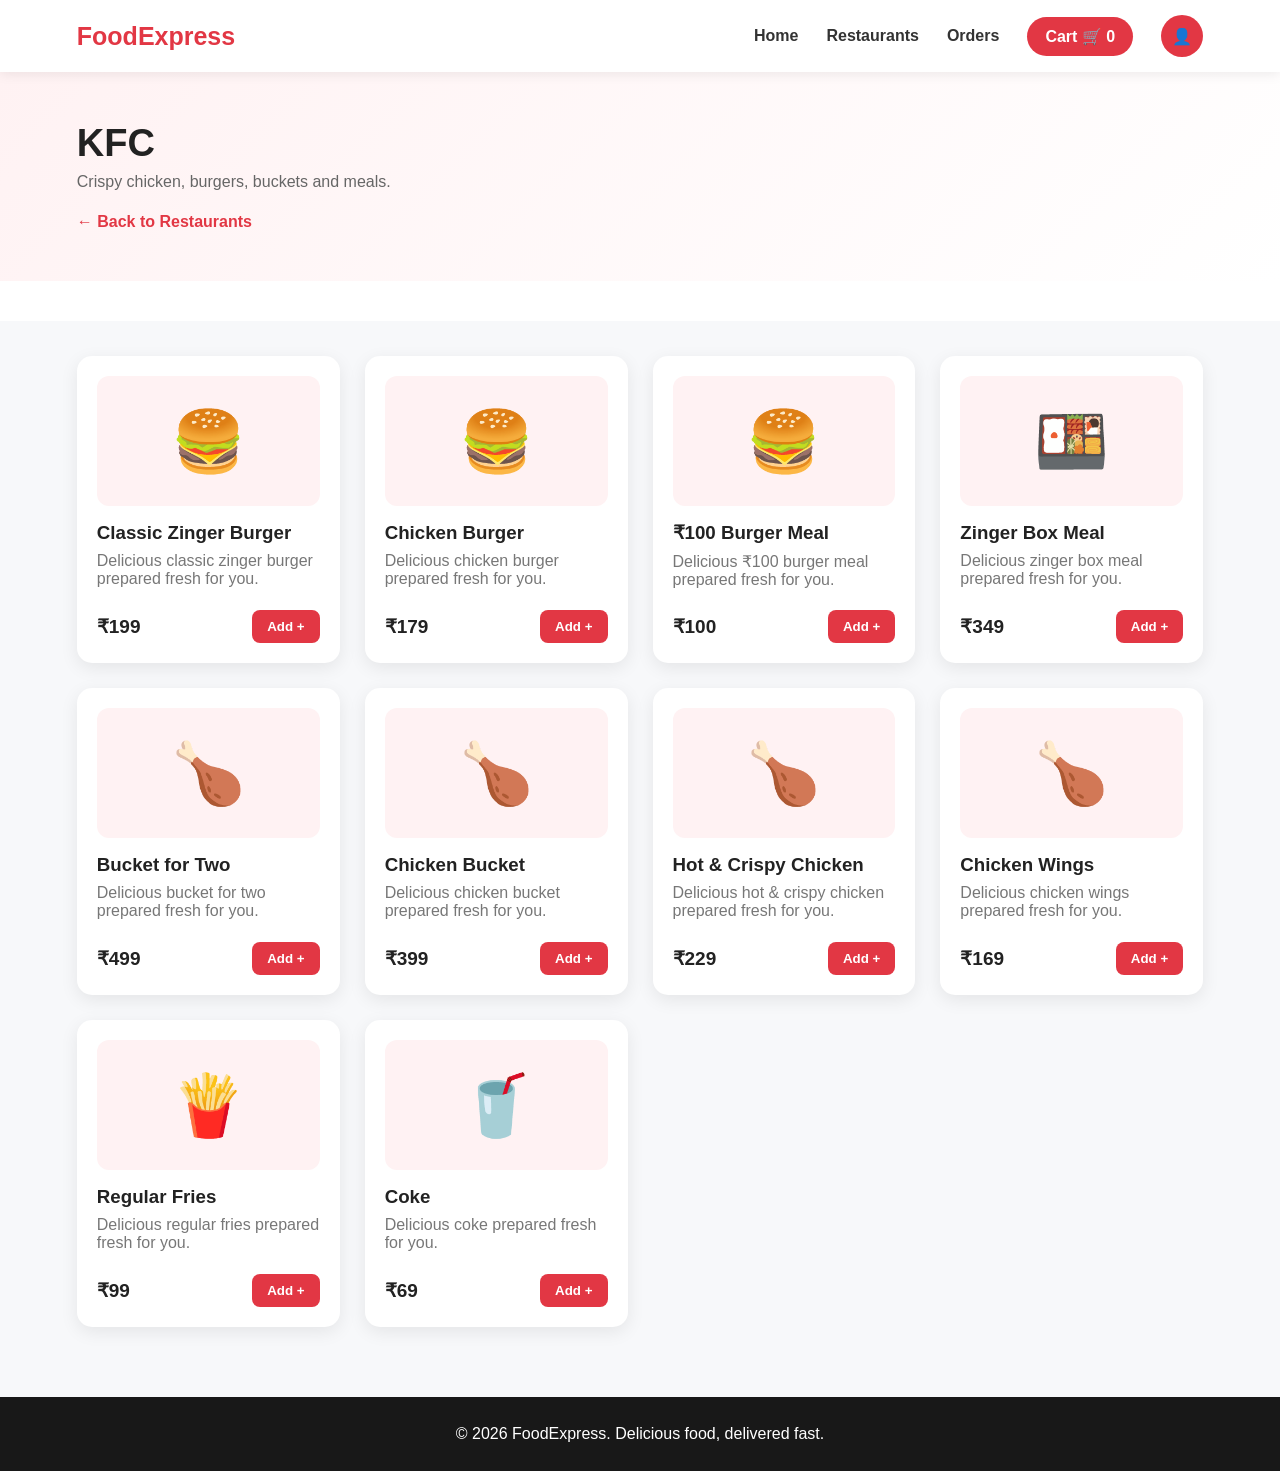
<file: menu.html>
<!DOCTYPE html>
<html lang="en">
<head>
<meta charset="UTF-8">
<meta name="viewport" content="width=device-width, initial-scale=1.0">
<title>Menu | FoodExpress</title>

<style>

* {
    margin: 0;
    padding: 0;
    box-sizing: border-box;
    font-family: Arial, Helvetica, sans-serif;
}

body {
    background: #f7f8fa;
    color: #222;
}

/* NAVBAR */

.navbar {
    height: 72px;
    background: white;
    display: flex;
    align-items: center;
    justify-content: space-between;
    padding: 0 6%;
    box-shadow: 0 2px 12px rgba(0,0,0,0.08);
    position: sticky;
    top: 0;
    z-index: 1000;
}

.logo {
    font-size: 25px;
    font-weight: 800;
    color: #e23744;
    text-decoration: none;
}

.nav-links {
    display: flex;
    align-items: center;
    gap: 28px;
}

.nav-links a {
    text-decoration: none;
    color: #333;
    font-weight: 600;
}

.nav-links a:hover {
    color: #e23744;
}

.cart-btn {
    background: #e23744;
    color: white !important;
    padding: 10px 18px;
    border-radius: 22px;
}

/* PROFILE */

.profile-area {
    position: relative;
}

.profile-avatar {
    width: 42px;
    height: 42px;
    border-radius: 50%;
    background: #e23744;
    color: white;
    display: flex;
    align-items: center;
    justify-content: center;
    font-weight: 800;
    cursor: pointer;
}

.profile-dropdown {
    display: none;
    position: absolute;
    right: 0;
    top: 52px;
    width: 250px;
    background: white;
    border-radius: 14px;
    box-shadow: 0 8px 30px rgba(0,0,0,0.15);
    padding: 18px;
    z-index: 2000;
}

.profile-dropdown.show {
    display: block;
}

.profile-header {
    border-bottom: 1px solid #eee;
    padding-bottom: 14px;
    margin-bottom: 12px;
}

.profile-name {
    font-size: 17px;
    font-weight: 700;
}

.profile-email {
    color: #777;
    font-size: 13px;
    margin-top: 4px;
    word-break: break-word;
}

.profile-dropdown a,
.logout-btn {
    display: block;
    width: 100%;
    padding: 10px 8px;
    text-decoration: none;
    color: #333;
    border-radius: 8px;
    border: none;
    background: none;
    text-align: left;
    cursor: pointer;
}

.profile-dropdown a:hover,
.logout-btn:hover {
    background: #f7f7f7;
}

.logout-btn {
    color: #e23744;
    font-weight: 600;
}

/* HEADER */

.restaurant-header {
    background: linear-gradient(135deg, #fff2f3, white);
    padding: 50px 6%;
}

.restaurant-header h1 {
    font-size: 38px;
    margin-bottom: 8px;
}

.restaurant-header p {
    color: #666;
}

/* CATEGORY */

.categories {
    background: white;
    padding: 20px 6%;
    display: flex;
    gap: 12px;
    overflow-x: auto;
}

.category-btn {
    border: 1px solid #ddd;
    background: white;
    padding: 10px 18px;
    border-radius: 22px;
    cursor: pointer;
    white-space: nowrap;
}

.category-btn.active,
.category-btn:hover {
    background: #e23744;
    color: white;
    border-color: #e23744;
}

/* MENU */

.menu-section {
    padding: 35px 6% 70px;
}

.menu-grid {
    display: grid;
    grid-template-columns: repeat(auto-fit, minmax(260px, 1fr));
    gap: 25px;
}

.menu-card {
    background: white;
    border-radius: 15px;
    padding: 20px;
    box-shadow: 0 5px 18px rgba(0,0,0,0.08);
    transition: 0.3s;
}

.menu-card:hover {
    transform: translateY(-5px);
}

.food-icon {
    height: 130px;
    background: #fff2f3;
    border-radius: 12px;
    display: flex;
    align-items: center;
    justify-content: center;
    font-size: 60px;
    margin-bottom: 16px;
}

.menu-card h3 {
    margin-bottom: 8px;
}

.menu-card p {
    color: #777;
    min-height: 40px;
}

.food-bottom {
    display: flex;
    justify-content: space-between;
    align-items: center;
    margin-top: 18px;
}

.price {
    font-size: 19px;
    font-weight: 800;
}

.add-btn {
    border: none;
    background: #e23744;
    color: white;
    padding: 9px 15px;
    border-radius: 8px;
    cursor: pointer;
    font-weight: 700;
}

.add-btn:hover {
    background: #c91f2c;
}

.back-link {
    display: inline-block;
    margin-top: 22px;
    color: #e23744;
    text-decoration: none;
    font-weight: 700;
}

footer {
    background: #181818;
    color: white;
    text-align: center;
    padding: 28px;
}

@media (max-width: 850px) {

    .nav-links {
        gap: 12px;
    }

    .nav-links a:not(.cart-btn) {
        display: none;
    }
}

</style>
</head>

<body>

<nav class="navbar">

    <a href="index.html" class="logo">FoodExpress</a>

    <div class="nav-links">

        <a href="index.html">Home</a>
        <a href="restaurants.html">Restaurants</a>
        <a href="orders.html">Orders</a>

        <a href="cart.html" class="cart-btn">
            Cart 🛒 <span id="cartCount">0</span>
        </a>

        <div class="profile-area">

            <div
                class="profile-avatar"
                id="profileAvatar"
                onclick="toggleProfileMenu()"
            >
                👤
            </div>

            <div class="profile-dropdown" id="profileDropdown">

                <div class="profile-header">

                    <div class="profile-name" id="profileName">
                        Guest User
                    </div>

                    <div class="profile-email" id="profileEmail">
                        Login / Register
                    </div>

                </div>

                <a href="profile.html">👤 My Profile</a>
                <a href="orders.html">📦 My Orders</a>

                <button class="logout-btn" onclick="logoutUser()">
                    🚪 Logout
                </button>

            </div>

        </div>

    </div>

</nav>


<section class="restaurant-header">

    <h1 id="restaurantName">Restaurant Menu</h1>

    <p id="restaurantDescription">
        Choose your favourite food.
    </p>

    <a href="restaurants.html" class="back-link">
        ← Back to Restaurants
    </a>

</section>


<div class="categories" id="categories"></div>


<section class="menu-section">

    <div class="menu-grid" id="menuGrid"></div>

</section>


<footer>
    <p>© 2026 FoodExpress. Delicious food, delivered fast.</p>
</footer>


<script>

const restaurants = {

    "burger-king": {
        name: "Burger King",
        description: "Burgers, fries and delicious fast food.",
        menu: [
            ["Whopper Burger", 199, "🍔"],
            ["Crispy Chicken Burger", 179, "🍔"],
            ["French Fries", 99, "🍟"],
            ["Chicken Wings", 149, "🍗"],
            ["Chocolate Shake", 129, "🥤"]
        ]
    },

    "mcdonalds": {
        name: "McDonald's",
        description: "Popular burgers, fries and beverages.",
        menu: [
            ["McChicken Burger", 189, "🍔"],
            ["McVeggie Burger", 149, "🍔"],
            ["French Fries", 99, "🍟"],
            ["McNuggets", 159, "🍗"],
            ["Chocolate Shake", 129, "🥤"]
        ]
    },

    "kfc": {
        name: "KFC",
        description: "Crispy chicken, burgers, buckets and meals.",
        menu: [
            ["Classic Zinger Burger", 199, "🍔"],
            ["Chicken Burger", 179, "🍔"],
            ["₹100 Burger Meal", 100, "🍔"],
            ["Zinger Box Meal", 349, "🍱"],
            ["Bucket for Two", 499, "🍗"],
            ["Chicken Bucket", 399, "🍗"],
            ["Hot & Crispy Chicken", 229, "🍗"],
            ["Chicken Wings", 169, "🍗"],
            ["Regular Fries", 99, "🍟"],
            ["Coke", 69, "🥤"]
        ]
    },

    "belgian-waffle": {
        name: "The Belgian Waffle Co.",
        description: "Delicious waffles and sweet desserts.",
        menu: [
            ["Chocolate Waffle", 149, "🧇"],
            ["Nutella Waffle", 179, "🧇"],
            ["Belgian Chocolate Waffle", 199, "🧇"],
            ["Red Velvet Waffle", 189, "🧇"],
            ["Cold Coffee", 129, "🥤"]
        ]
    },

    "dominos": {
        name: "Domino's Pizza",
        description: "Pizza, sides and refreshing beverages.",
        menu: [
            ["Margherita Pizza", 199, "🍕"],
            ["Farmhouse Pizza", 299, "🍕"],
            ["Peppy Paneer Pizza", 279, "🍕"],
            ["Chicken Dominator", 349, "🍕"],
            ["Garlic Bread", 129, "🥖"]
        ]
    },

    "subway": {
        name: "Subway",
        description: "Fresh sandwiches, salads and sides.",
        menu: [
            ["Veggie Delite Sub", 149, "🥪"],
            ["Paneer Tikka Sub", 199, "🥪"],
            ["Chicken Teriyaki Sub", 229, "🥪"],
            ["Italian B.M.T. Sub", 249, "🥪"],
            ["Cookies", 69, "🍪"]
        ]
    },

    "wow-momo": {
        name: "Wow! Momo",
        description: "Momos, burgers and delicious Asian snacks.",
        menu: [
            ["Veg Steamed Momos", 129, "🥟"],
            ["Chicken Steamed Momos", 159, "🥟"],
            ["Paneer Fried Momos", 169, "🥟"],
            ["Chicken Fried Momos", 189, "🥟"],
            ["Momo Burger", 199, "🍔"]
        ]
    },

    "haldirams": {
        name: "Haldiram's",
        description: "Indian snacks, meals and sweets.",
        menu: [
            ["Chole Bhature", 179, "🍛"],
            ["Raj Kachori", 139, "🥗"],
            ["Paneer Tikka", 229, "🍢"],
            ["Samosa", 49, "🥟"],
            ["Gulab Jamun", 89, "🍮"]
        ]
    },

    "mainland-china": {
        name: "Mainland China",
        description: "Chinese and Asian cuisine.",
        menu: [
            ["Veg Hakka Noodles", 229, "🍜"],
            ["Chicken Hakka Noodles", 279, "🍜"],
            ["Veg Manchurian", 249, "🥡"],
            ["Chicken Manchurian", 299, "🥡"],
            ["Spring Rolls", 179, "🥠"]
        ]
    },

    "biryani-blues": {
        name: "Biryani Blues",
        description: "Flavourful biryani and Indian cuisine.",
        menu: [
            ["Chicken Biryani", 249, "🍚"],
            ["Mutton Biryani", 329, "🍚"],
            ["Veg Biryani", 199, "🍚"],
            ["Chicken Kebab", 229, "🍗"],
            ["Raita", 59, "🥣"]
        ]
    }

};


const params =
    new URLSearchParams(window.location.search);

const restaurantId =
    params.get("restaurant") || "kfc";

const restaurant =
    restaurants[restaurantId] || restaurants["kfc"];


document.getElementById("restaurantName").textContent =
    restaurant.name;

document.getElementById("restaurantDescription").textContent =
    restaurant.description;


const menuGrid =
    document.getElementById("menuGrid");


function displayMenu() {

    menuGrid.innerHTML = "";

    restaurant.menu.forEach((item, index) => {

        const card = document.createElement("div");

        card.className = "menu-card";

        card.innerHTML = `

            <div class="food-icon">
                ${item[2]}
            </div>

            <h3>${item[0]}</h3>

            <p>
                Delicious ${item[0].toLowerCase()}
                prepared fresh for you.
            </p>

            <div class="food-bottom">

                <span class="price">
                    ₹${item[1]}
                </span>

                <button
                    class="add-btn"
                    onclick="addToCart(${index})"
                >
                    Add +
                </button>

            </div>
        `;

        menuGrid.appendChild(card);

    });

}


function addToCart(index) {

    let cart =
        JSON.parse(localStorage.getItem("foodExpressCart")) || [];

    const item = restaurant.menu[index];

    const existing =
        cart.find(
            product =>
                product.name === item[0] &&
                product.restaurantId === restaurantId
        );

    if (existing) {

        existing.quantity =
            (existing.quantity || 1) + 1;

    } else {

        cart.push({

            name: item[0],

            price: item[1],

            icon: item[2],

            restaurantId: restaurantId,

            restaurantName: restaurant.name,

            quantity: 1

        });

    }

    localStorage.setItem(
        "foodExpressCart",
        JSON.stringify(cart)
    );

    updateCartCount();

    alert(item[0] + " added to cart!");
}


function updateCartCount() {

    const cart =
        JSON.parse(localStorage.getItem("foodExpressCart")) || [];

    let count = 0;

    cart.forEach(item => {
        count += item.quantity || 1;
    });

    document.getElementById("cartCount").textContent =
        count;
}


/* PROFILE */

function getInitials(name) {

    if (!name) return "👤";

    const words =
        name.trim().split(/\s+/);

    if (words.length === 1) {
        return words[0].substring(0, 2).toUpperCase();
    }

    return (
        words[0][0] +
        words[words.length - 1][0]
    ).toUpperCase();
}


function loadProfileNavbar() {

    const userData =
        localStorage.getItem("foodExpressUser");

    const avatar =
        document.getElementById("profileAvatar");

    const name =
        document.getElementById("profileName");

    const email =
        document.getElementById("profileEmail");

    if (userData) {

        const user =
            JSON.parse(userData);

        avatar.textContent =
            getInitials(user.name);

        name.textContent =
            user.name || "User";

        email.textContent =
            user.email || "";

    } else {

        avatar.textContent = "👤";
        name.textContent = "Guest User";
        email.textContent = "Login / Register";

    }

}


function toggleProfileMenu() {

    document
        .getElementById("profileDropdown")
        .classList.toggle("show");

}


document.addEventListener("click", function(event) {

    const area =
        document.querySelector(".profile-area");

    if (!area.contains(event.target)) {

        document
            .getElementById("profileDropdown")
            .classList.remove("show");

    }

});


function logoutUser() {

    localStorage.removeItem("foodExpressUser");

    alert("You have been logged out.");

    window.location.href = "index.html";
}


displayMenu();
updateCartCount();
loadProfileNavbar();

</script>

</body>
</html>
</file>
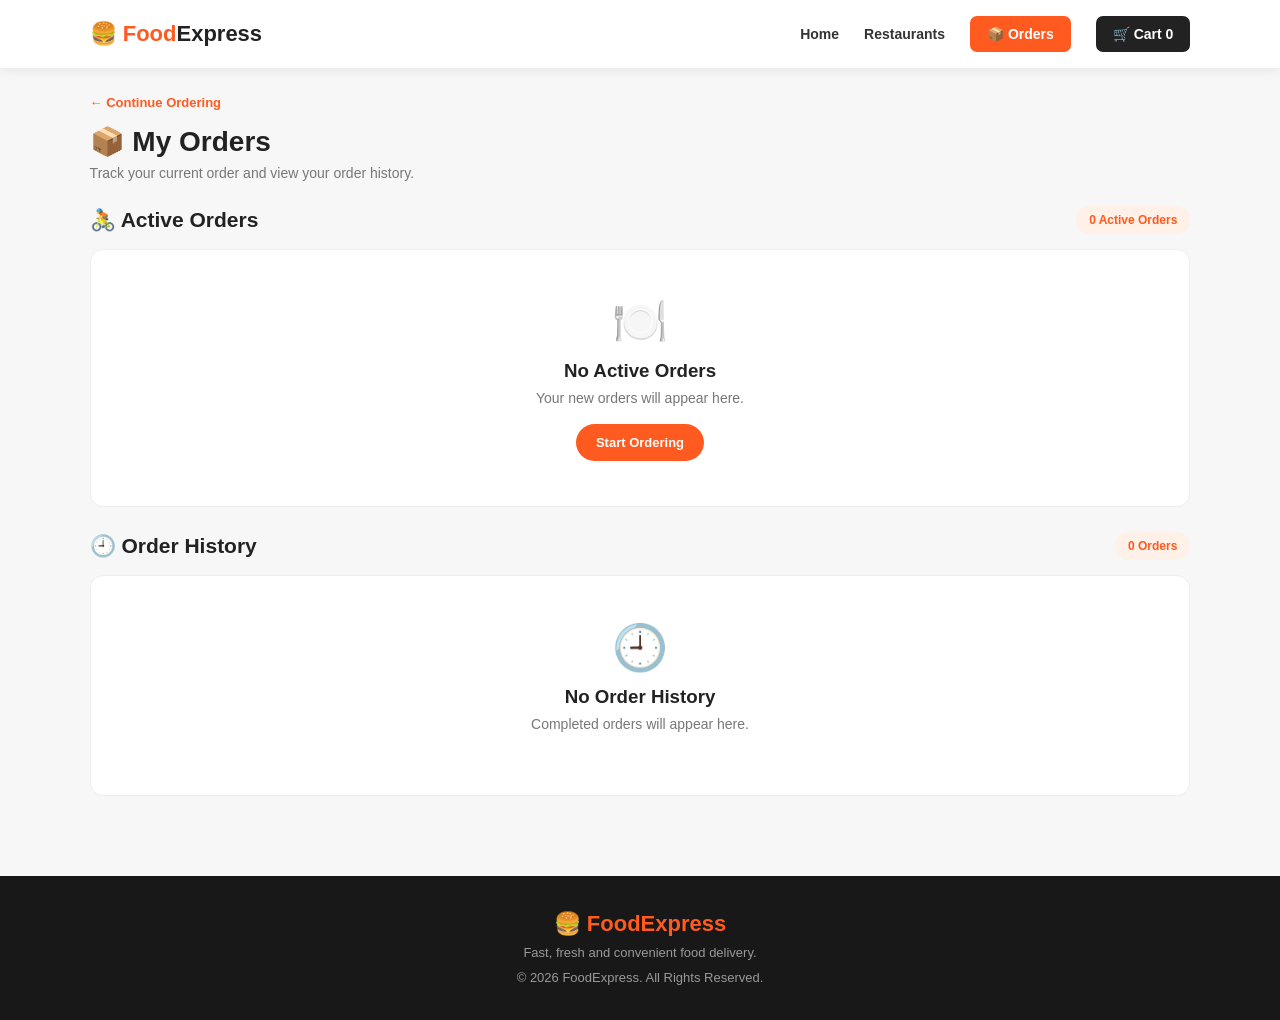
<file: orders.html>
<!DOCTYPE html>
<html lang="en">

<head>

    <meta charset="UTF-8">
    <meta name="viewport" content="width=device-width, initial-scale=1.0">

    <title>My Orders - FoodExpress</title>

    <style>

        * {
            margin: 0;
            padding: 0;
            box-sizing: border-box;
            font-family: Arial, Helvetica, sans-serif;
        }

        body {
            background: #f7f7f7;
            color: #222;
        }


        /* ================= NAVBAR ================= */

        nav {
            height: 68px;
            background: white;
            display: flex;
            align-items: center;
            justify-content: space-between;
            padding: 0 7%;
            box-shadow: 0 2px 12px rgba(0,0,0,0.08);
            position: sticky;
            top: 0;
            z-index: 1000;
        }

        .logo {
            text-decoration: none;
            font-size: 22px;
            font-weight: 800;
            color: #ff5a1f;
        }

        .logo span {
            color: #222;
        }

        .nav-links {
            display: flex;
            align-items: center;
            gap: 25px;
        }

        .nav-links a {
            text-decoration: none;
            color: #333;
            font-size: 14px;
            font-weight: 600;
        }

        .orders-active {
            background: #ff5a1f;
            color: white !important;
            padding: 10px 17px;
            border-radius: 7px;
        }

        .cart-btn {
            background: #222;
            color: white !important;
            padding: 10px 17px;
            border-radius: 7px;
        }


        /* ================= MAIN ================= */

        .container {
            width: 86%;
            max-width: 1500px;
            margin: auto;
            padding: 25px 0 60px;
        }

        .continue {
            display: inline-block;
            color: #ff5a1f;
            text-decoration: none;
            font-size: 13px;
            font-weight: 600;
            margin-bottom: 15px;
        }

        .page-heading {
            margin-bottom: 25px;
        }

        .page-heading h1 {
            font-size: 28px;
            margin-bottom: 7px;
        }

        .page-heading p {
            color: #777;
            font-size: 14px;
        }


        /* ================= SECTION ================= */

        .section-header {
            display: flex;
            align-items: center;
            justify-content: space-between;
            margin: 25px 0 15px;
        }

        .section-header h2 {
            font-size: 21px;
        }

        .count {
            background: #fff0e8;
            color: #ff5a1f;
            padding: 7px 13px;
            border-radius: 20px;
            font-size: 12px;
            font-weight: 700;
        }


        /* ================= ORDER CARD ================= */

        .order-card {
            background: white;
            border-radius: 13px;
            margin-bottom: 20px;
            border: 1px solid #e9e9e9;
            overflow: hidden;
            box-shadow: 0 3px 12px rgba(0,0,0,0.04);
        }

        .order-top {
            padding: 18px 22px;
            display: flex;
            justify-content: space-between;
            align-items: flex-start;
            border-bottom: 1px solid #eee;
        }

        .order-id {
            color: #888;
            font-size: 12px;
            margin-bottom: 5px;
        }

        .restaurant-name {
            font-size: 17px;
            font-weight: 700;
        }

        .status-badge {
            padding: 7px 13px;
            border-radius: 20px;
            font-size: 12px;
            font-weight: 700;
        }

        .active-badge {
            background: #fff0e8;
            color: #ff5a1f;
        }

        .delivered-badge {
            background: #e8f8ee;
            color: #168a45;
        }


        /* ================= ITEMS ================= */

        .order-items {
            padding: 5px 22px;
        }

        .item-row {
            display: flex;
            justify-content: space-between;
            padding: 13px 0;
            border-bottom: 1px solid #f1f1f1;
            font-size: 13px;
        }

        .item-left {
            display: flex;
            gap: 7px;
        }

        .item-price {
            font-weight: 600;
        }


        /* ================= ORDER INFO ================= */

        .order-info {
            padding: 15px 22px;
            display: flex;
            justify-content: space-between;
            border-bottom: 1px solid #eee;
        }

        .order-date {
            color: #777;
            font-size: 12px;
        }

        .order-total {
            font-size: 15px;
            font-weight: 700;
        }


        /* ================= TRACKING ================= */

        .tracking {
            padding: 22px;
        }

        .tracking-title {
            font-size: 13px;
            font-weight: 700;
            margin-bottom: 25px;
        }

        .tracking-line {
            display: grid;
            grid-template-columns: repeat(4, 1fr);
            position: relative;
        }

        .tracking-line::before {
            content: "";
            position: absolute;
            height: 3px;
            background: #ddd;
            left: 8%;
            right: 8%;
            top: 15px;
            z-index: 0;
        }

        .progress-line {
            position: absolute;
            height: 3px;
            background: #22a653;
            left: 8%;
            top: 15px;
            z-index: 1;
            transition: width 0.5s ease;
        }

        .tracking-step {
            text-align: center;
            position: relative;
            z-index: 2;
        }

        .step-circle {
            width: 30px;
            height: 30px;
            border-radius: 50%;
            background: #ddd;
            color: #777;
            display: flex;
            align-items: center;
            justify-content: center;
            margin: auto;
            font-size: 12px;
            font-weight: 700;
            transition: 0.4s;
        }

        .tracking-step.active .step-circle {
            background: #22a653;
            color: white;
        }

        .step-label {
            font-size: 10px;
            margin-top: 8px;
            color: #999;
            font-weight: 600;
        }

        .tracking-step.active .step-label {
            color: #168a45;
        }


        /* ================= MESSAGE ================= */

        .delivery-message {
            margin: 0 22px 22px;
            padding: 13px 16px;
            background: #fff8e8;
            border: 1px solid #f3df9d;
            color: #946d00;
            border-radius: 9px;
            font-size: 13px;
            font-weight: 600;
        }

        .delivery-message.done {
            background: #f0faf4;
            border-color: #c9edd7;
            color: #168a45;
        }


        /* ================= EMPTY ================= */

        .empty {
            background: white;
            padding: 45px 20px;
            text-align: center;
            border-radius: 13px;
            border: 1px solid #eee;
            margin-bottom: 20px;
        }

        .empty-icon {
            font-size: 45px;
            margin-bottom: 12px;
        }

        .empty p {
            color: #777;
            margin: 8px 0 18px;
            font-size: 14px;
        }

        .order-btn {
            display: inline-block;
            background: #ff5a1f;
            color: white;
            text-decoration: none;
            padding: 11px 20px;
            border-radius: 25px;
            font-weight: 700;
            font-size: 13px;
        }


        /* ================= FOOTER ================= */

        footer {
            background: #181818;
            color: white;
            padding: 35px 7%;
            text-align: center;
        }

        footer .footer-logo {
            color: #ff5a1f;
            font-size: 22px;
            font-weight: 800;
            margin-bottom: 8px;
        }

        footer p {
            color: #999;
            font-size: 13px;
        }


        /* ================= MOBILE ================= */

        @media(max-width:700px) {

            nav {
                padding: 0 4%;
            }

            .nav-links {
                gap: 8px;
            }

            .nav-links a:not(.orders-active):not(.cart-btn) {
                display: none;
            }

            .container {
                width: 92%;
            }

            .order-top {
                flex-direction: column;
                gap: 12px;
            }

            .order-info {
                flex-direction: column;
                gap: 8px;
            }

            .step-label {
                font-size: 8px;
            }

        }

    </style>

</head>


<body>


    <!-- ================= NAVBAR ================= -->

    <nav>

        <a href="index.html" class="logo">
            🍔 Food<span>Express</span>
        </a>

        <div class="nav-links">

            <a href="index.html">
                Home
            </a>

            <a href="restaurants.html">
                Restaurants
            </a>

            <a href="orders.html" class="orders-active">
                📦 Orders
            </a>

            <a href="cart.html" class="cart-btn">
                🛒 Cart
                <span id="cartCount">0</span>
            </a>

        </div>

    </nav>


    <!-- ================= MAIN ================= -->

    <main class="container">


        <a
            href="restaurants.html"
            class="continue">

            ← Continue Ordering

        </a>


        <div class="page-heading">

            <h1>
                📦 My Orders
            </h1>

            <p>
                Track your current order and view your order history.
            </p>

        </div>


        <!-- ACTIVE ORDERS -->

        <div class="section-header">

            <h2>
                🚴 Active Orders
            </h2>

            <span
                class="count"
                id="activeCount">

                0 Active

            </span>

        </div>


        <div id="activeOrders"></div>


        <!-- HISTORY -->

        <div class="section-header">

            <h2>
                🕘 Order History
            </h2>

            <span
                class="count"
                id="historyCount">

                0 Orders

            </span>

        </div>


        <div id="historyOrders"></div>


    </main>


    <!-- ================= FOOTER ================= -->

    <footer>

        <div class="footer-logo">
            🍔 FoodExpress
        </div>

        <p>
            Fast, fresh and convenient food delivery.
        </p>

        <p style="margin-top:10px;">
            © 2026 FoodExpress. All Rights Reserved.
        </p>

    </footer>


    <script>


        /* =====================================================
           CART COUNT
        ===================================================== */

        function updateCartCount() {

            const cart =
                JSON.parse(
                    localStorage.getItem("foodExpressCart")
                ) || [];

            let count = 0;

            cart.forEach(item => {

                count += Number(item.quantity) || 1;

            });

            document.getElementById("cartCount").textContent =
                count;

        }


        /* =====================================================
           GET ORDERS
        ===================================================== */

        function getOrders() {

            return JSON.parse(
                localStorage.getItem("foodExpressOrders")
            ) || [];

        }


        /* =====================================================
           SAVE ORDERS
        ===================================================== */

        function saveOrders(orders) {

            localStorage.setItem(
                "foodExpressOrders",
                JSON.stringify(orders)
            );

        }


        /* =====================================================
           CALCULATE STATUS

           0 - Order Placed
           1 - Preparing
           2 - Out for Delivery
           3 - Delivered

           Every 60 seconds next stage.
        ===================================================== */

        function getStatusStep(order) {

            if (!order.placedAt) {

                return 3;

            }


            const elapsed =
                Date.now() - Number(order.placedAt);


            const minutes =
                Math.floor(
                    elapsed / 60000
                );


            if (minutes >= 3) {

                return 3;

            }

            if (minutes >= 2) {

                return 2;

            }

            if (minutes >= 1) {

                return 1;

            }

            return 0;

        }


        /* =====================================================
           STATUS TEXT
        ===================================================== */

        function getStatusText(step) {

            const statuses = [

                "Order Placed",
                "Preparing",
                "Out for Delivery",
                "Delivered"

            ];

            return statuses[step];

        }


        /* =====================================================
           ORDER CARD
        ===================================================== */

        function createOrderCard(order, step, isHistory) {


            let itemsHTML = "";


            if (order.items) {

                order.items.forEach(item => {

                    const quantity =
                        Number(item.quantity) || 1;

                    const price =
                        Number(item.price) || 0;

                    itemsHTML += `

                        <div class="item-row">

                            <div class="item-left">

                                <span>
                                    ${item.icon || "🍴"}
                                </span>

                                <span>
                                    ${item.name}
                                    × ${quantity}
                                </span>

                            </div>

                            <span class="item-price">

                                ₹${price * quantity}

                            </span>

                        </div>

                    `;

                });

            }


            const labels = [

                "Order Placed",
                "Preparing",
                "Out for Delivery",
                "Delivered"

            ];


            let stepsHTML = "";


            labels.forEach((label, index) => {

                const active =
                    index <= step
                    ? "active"
                    : "";


                stepsHTML += `

                    <div class="tracking-step ${active}">

                        <div class="step-circle">

                            ${
                                index <= step
                                ? "✓"
                                : index + 1
                            }

                        </div>

                        <div class="step-label">

                            ${label}

                        </div>

                    </div>

                `;

            });


            const progressWidth =
                step === 0
                ? "0%"
                : step === 1
                ? "28%"
                : step === 2
                ? "60%"
                : "84%";


            const message =
                step === 0
                ? "Your order has been placed successfully."
                : step === 1
                ? "Your food is being prepared."
                : step === 2
                ? "Your order is out for delivery."
                : "✓ Your order has been delivered successfully.";


            return `

                <div class="order-card">


                    <!-- TOP -->

                    <div class="order-top">

                        <div>

                            <div class="order-id">

                                Order ID:
                                ${order.orderId}

                            </div>

                            <div class="restaurant-name">

                                🏪
                                ${order.restaurantName}

                            </div>

                        </div>


                        <div
                            class="status-badge
                            ${
                                isHistory
                                ? "delivered-badge"
                                : "active-badge"
                            }">

                            ${
                                isHistory
                                ? "✓ Delivered"
                                : getStatusText(step)
                            }

                        </div>

                    </div>


                    <!-- ITEMS -->

                    <div class="order-items">

                        ${itemsHTML}

                    </div>


                    <!-- INFO -->

                    <div class="order-info">

                        <div class="order-date">

                            🕐 ${order.date}

                        </div>

                        <div class="order-total">

                            Total: ₹${order.total}

                        </div>

                    </div>


                    <!-- TRACKING -->

                    <div class="tracking">

                        <div class="tracking-title">

                            📍 Order Tracking

                        </div>


                        <div class="tracking-line">

                            <div
                                class="progress-line"
                                style="width:${progressWidth};">
                            </div>

                            ${stepsHTML}

                        </div>

                    </div>


                    <!-- MESSAGE -->

                    <div
                        class="
                            delivery-message
                            ${isHistory ? "done" : ""}
                        ">

                        ${message}

                    </div>


                </div>

            `;

        }


        /* =====================================================
           RENDER ORDERS
        ===================================================== */

        function renderOrders() {

            let orders = getOrders();


            const activeContainer =
                document.getElementById("activeOrders");

            const historyContainer =
                document.getElementById("historyOrders");


            let activeHTML = "";

            let historyHTML = "";


            let activeOrders = [];

            let historyOrders = [];


            /* =================================================
               CHECK EVERY ORDER
            ================================================= */

            orders.forEach(order => {


                /* Old orders without timer */

                if (!order.placedAt) {

                    order.status =
                        "Delivered";

                    order.statusStep =
                        3;

                    historyOrders.push(order);

                    return;

                }


                const step =
                    getStatusStep(order);


                /* ================= DELIVERED ================= */

                if (step >= 3) {

                    order.status =
                        "Delivered";

                    order.statusStep =
                        3;

                    historyOrders.push(order);

                }

                /* ================= ACTIVE ================= */

                else {

                    order.status =
                        getStatusText(step);

                    order.statusStep =
                        step;

                    activeOrders.push(order);

                }

            });


            /* =================================================
               SAVE UPDATED STATUS
            ================================================= */

            saveOrders(orders);


            /* =================================================
               ACTIVE ORDERS
            ================================================= */

            activeOrders
                .slice()
                .reverse()
                .forEach(order => {

                    activeHTML +=
                        createOrderCard(
                            order,
                            getStatusStep(order),
                            false
                        );

                });


            if (activeOrders.length === 0) {

                activeHTML = `

                    <div class="empty">

                        <div class="empty-icon">
                            🍽️
                        </div>

                        <h3>
                            No Active Orders
                        </h3>

                        <p>
                            Your new orders will appear here.
                        </p>

                        <a
                            href="restaurants.html"
                            class="order-btn">

                            Start Ordering

                        </a>

                    </div>

                `;

            }


            /* =================================================
               HISTORY
            ================================================= */

            historyOrders
                .slice()
                .reverse()
                .forEach(order => {

                    historyHTML +=
                        createOrderCard(
                            order,
                            3,
                            true
                        );

                });


            if (historyOrders.length === 0) {

                historyHTML = `

                    <div class="empty">

                        <div class="empty-icon">
                            🕘
                        </div>

                        <h3>
                            No Order History
                        </h3>

                        <p>
                            Completed orders will appear here.
                        </p>

                    </div>

                `;

            }


            activeContainer.innerHTML =
                activeHTML;

            historyContainer.innerHTML =
                historyHTML;


            document.getElementById(
                "activeCount"
            ).textContent =
                activeOrders.length +
                (
                    activeOrders.length === 1
                    ? " Active"
                    : " Active Orders"
                );


            document.getElementById(
                "historyCount"
            ).textContent =
                historyOrders.length +
                (
                    historyOrders.length === 1
                    ? " Order"
                    : " Orders"
                );

        }


        /* =====================================================
           START REAL-TIME TIMER
        ===================================================== */

        function startTracking() {

            renderOrders();


            /*
                Check every second.

                This makes the UI notice the exact
                minute transition without requiring
                a manual page refresh.
            */

            setInterval(function() {

                renderOrders();

            }, 1000);

        }


        /* =====================================================
           INITIALIZE
        ===================================================== */

        updateCartCount();

        startTracking();


    </script>

</body>

</html>
</file>
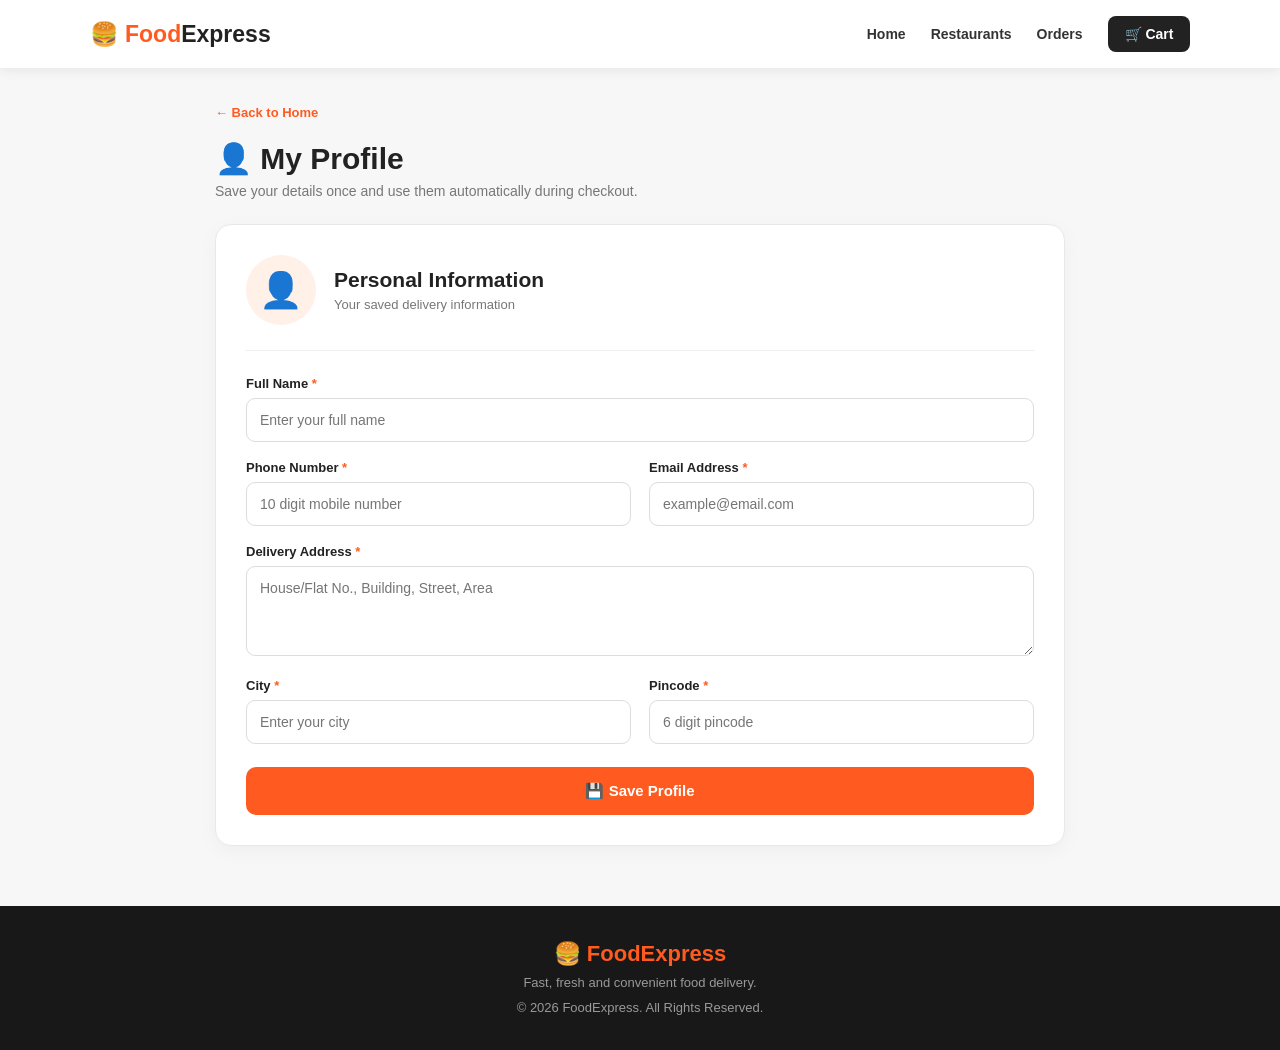
<file: profile.html>
<!DOCTYPE html>
<html lang="en">

<head>

    <meta charset="UTF-8">
    <meta name="viewport" content="width=device-width, initial-scale=1.0">

    <title>My Profile - FoodExpress</title>

    <style>

        * {
            margin: 0;
            padding: 0;
            box-sizing: border-box;
            font-family: Arial, Helvetica, sans-serif;
        }

        body {
            background: #f7f7f7;
            color: #222;
        }

        /* ================= NAVBAR ================= */

        nav {
            height: 68px;
            background: white;
            display: flex;
            align-items: center;
            justify-content: space-between;
            padding: 0 7%;
            box-shadow: 0 2px 12px rgba(0,0,0,0.08);
            position: sticky;
            top: 0;
            z-index: 1000;
        }

        .logo {
            text-decoration: none;
            font-size: 23px;
            font-weight: 800;
            color: #ff5a1f;
        }

        .logo span {
            color: #222;
        }

        .nav-links {
            display: flex;
            align-items: center;
            gap: 25px;
        }

        .nav-links a {
            text-decoration: none;
            color: #333;
            font-size: 14px;
            font-weight: 600;
        }

        .nav-links a:hover {
            color: #ff5a1f;
        }

        .cart-btn {
            background: #222;
            color: white !important;
            padding: 10px 17px;
            border-radius: 8px;
        }

        /* ================= MAIN ================= */

        .container {
            width: 90%;
            max-width: 850px;
            margin: auto;
            padding: 35px 0 60px;
        }

        .back {
            color: #ff5a1f;
            text-decoration: none;
            font-size: 13px;
            font-weight: 600;
        }

        .heading {
            margin: 20px 0 25px;
        }

        .heading h1 {
            font-size: 30px;
            margin-bottom: 7px;
        }

        .heading p {
            color: #777;
            font-size: 14px;
        }

        /* ================= PROFILE CARD ================= */

        .profile-card {
            background: white;
            border-radius: 16px;
            padding: 30px;
            border: 1px solid #e8e8e8;
            box-shadow: 0 5px 20px rgba(0,0,0,0.04);
        }

        .profile-header {
            display: flex;
            align-items: center;
            gap: 18px;
            padding-bottom: 25px;
            margin-bottom: 25px;
            border-bottom: 1px solid #eee;
        }

        .profile-icon {
            width: 70px;
            height: 70px;
            border-radius: 50%;
            background: #fff0e8;
            display: flex;
            align-items: center;
            justify-content: center;
            font-size: 35px;
        }

        .profile-header h2 {
            font-size: 21px;
            margin-bottom: 5px;
        }

        .profile-header p {
            color: #777;
            font-size: 13px;
        }

        /* ================= FORM ================= */

        .form-row {
            display: grid;
            grid-template-columns: 1fr 1fr;
            gap: 18px;
        }

        .form-group {
            margin-bottom: 18px;
        }

        .form-group label {
            display: block;
            font-size: 13px;
            font-weight: 700;
            margin-bottom: 7px;
        }

        .form-group input,
        .form-group textarea {
            width: 100%;
            padding: 13px;
            border: 1px solid #ddd;
            border-radius: 9px;
            font-size: 14px;
            outline: none;
        }

        .form-group input:focus,
        .form-group textarea:focus {
            border-color: #ff5a1f;
        }

        .form-group textarea {
            min-height: 90px;
            resize: vertical;
        }

        .required {
            color: #ff5a1f;
        }

        /* ================= BUTTON ================= */

        .save-btn {
            width: 100%;
            border: none;
            background: #ff5a1f;
            color: white;
            padding: 15px;
            border-radius: 10px;
            font-size: 15px;
            font-weight: 700;
            cursor: pointer;
            margin-top: 5px;
        }

        .save-btn:hover {
            background: #e84d16;
        }

        .saved-message {
            display: none;
            margin-top: 15px;
            padding: 13px;
            background: #effaf3;
            color: #168a45;
            border: 1px solid #ccebd8;
            border-radius: 9px;
            text-align: center;
            font-size: 13px;
            font-weight: 600;
        }

        /* ================= FOOTER ================= */

        footer {
            background: #181818;
            color: white;
            padding: 35px 7%;
            text-align: center;
        }

        footer .footer-logo {
            color: #ff5a1f;
            font-size: 22px;
            font-weight: 800;
            margin-bottom: 8px;
        }

        footer p {
            color: #999;
            font-size: 13px;
        }

        /* ================= MOBILE ================= */

        @media(max-width: 700px) {

            nav {
                padding: 0 4%;
            }

            .nav-links {
                gap: 8px;
            }

            .nav-links a:not(.cart-btn) {
                display: none;
            }

            .container {
                width: 92%;
            }

            .profile-card {
                padding: 22px;
            }

            .form-row {
                grid-template-columns: 1fr;
                gap: 0;
            }

        }

    </style>

</head>


<body>


    <!-- ================= NAVBAR ================= -->

    <nav>

        <a href="index.html" class="logo">
            🍔 Food<span>Express</span>
        </a>

        <div class="nav-links">

            <a href="index.html">
                Home
            </a>

            <a href="restaurants.html">
                Restaurants
            </a>

            <a href="orders.html">
                Orders
            </a>

            <a href="cart.html" class="cart-btn">
                🛒 Cart
            </a>

        </div>

    </nav>


    <!-- ================= MAIN ================= -->

    <main class="container">

        <a href="index.html" class="back">
            ← Back to Home
        </a>


        <div class="heading">

            <h1>
                👤 My Profile
            </h1>

            <p>
                Save your details once and use them automatically
                during checkout.
            </p>

        </div>


        <!-- ================= PROFILE ================= -->

        <div class="profile-card">


            <div class="profile-header">

                <div class="profile-icon">
                    👤
                </div>

                <div>

                    <h2>
                        Personal Information
                    </h2>

                    <p>
                        Your saved delivery information
                    </p>

                </div>

            </div>


            <form id="profileForm">


                <!-- NAME -->

                <div class="form-group">

                    <label>
                        Full Name
                        <span class="required">*</span>
                    </label>

                    <input
                        type="text"
                        id="name"
                        placeholder="Enter your full name"
                        required>

                </div>


                <!-- PHONE + EMAIL -->

                <div class="form-row">

                    <div class="form-group">

                        <label>
                            Phone Number
                            <span class="required">*</span>
                        </label>

                        <input
                            type="tel"
                            id="phone"
                            maxlength="10"
                            pattern="[0-9]{10}"
                            placeholder="10 digit mobile number"
                            required>

                    </div>


                    <div class="form-group">

                        <label>
                            Email Address
                            <span class="required">*</span>
                        </label>

                        <input
                            type="email"
                            id="email"
                            placeholder="example@email.com"
                            required>

                    </div>

                </div>


                <!-- ADDRESS -->

                <div class="form-group">

                    <label>
                        Delivery Address
                        <span class="required">*</span>
                    </label>

                    <textarea
                        id="address"
                        placeholder="House/Flat No., Building, Street, Area"
                        required></textarea>

                </div>


                <!-- CITY + PINCODE -->

                <div class="form-row">

                    <div class="form-group">

                        <label>
                            City
                            <span class="required">*</span>
                        </label>

                        <input
                            type="text"
                            id="city"
                            placeholder="Enter your city"
                            required>

                    </div>


                    <div class="form-group">

                        <label>
                            Pincode
                            <span class="required">*</span>
                        </label>

                        <input
                            type="text"
                            id="pincode"
                            maxlength="6"
                            pattern="[0-9]{6}"
                            placeholder="6 digit pincode"
                            required>

                    </div>

                </div>


                <!-- SAVE -->

                <button
                    type="submit"
                    class="save-btn">

                    💾 Save Profile

                </button>


                <div
                    class="saved-message"
                    id="savedMessage">

                    ✓ Profile saved successfully!

                </div>


            </form>

        </div>

    </main>


    <!-- ================= FOOTER ================= -->

    <footer>

        <div class="footer-logo">
            🍔 FoodExpress
        </div>

        <p>
            Fast, fresh and convenient food delivery.
        </p>

        <p style="margin-top:10px;">
            © 2026 FoodExpress. All Rights Reserved.
        </p>

    </footer>


    <!-- ================= JAVASCRIPT ================= -->

    <script>


        /* ============================================
           LOAD SAVED PROFILE
        ============================================ */

        function loadProfile() {

            const savedUser =
                JSON.parse(
                    localStorage.getItem("foodExpressUser")
                );


            if (!savedUser) {
                return;
            }


            document.getElementById("name").value =
                savedUser.name || "";

            document.getElementById("phone").value =
                savedUser.phone || "";

            document.getElementById("email").value =
                savedUser.email || "";

            document.getElementById("address").value =
                savedUser.address || "";

            document.getElementById("city").value =
                savedUser.city || "";

            document.getElementById("pincode").value =
                savedUser.pincode || "";

        }


        /* ============================================
           SAVE PROFILE
        ============================================ */

        document
            .getElementById("profileForm")
            .addEventListener(
                "submit",
                function(event) {

                    event.preventDefault();


                    const user = {

                        name:
                            document
                            .getElementById("name")
                            .value
                            .trim(),

                        phone:
                            document
                            .getElementById("phone")
                            .value
                            .trim(),

                        email:
                            document
                            .getElementById("email")
                            .value
                            .trim(),

                        address:
                            document
                            .getElementById("address")
                            .value
                            .trim(),

                        city:
                            document
                            .getElementById("city")
                            .value
                            .trim(),

                        pincode:
                            document
                            .getElementById("pincode")
                            .value
                            .trim()

                    };


                    /* Save user profile */

                    localStorage.setItem(
                        "foodExpressUser",
                        JSON.stringify(user)
                    );


                    /* Success message */

                    const message =
                        document.getElementById(
                            "savedMessage"
                        );

                    message.style.display =
                        "block";


                    setTimeout(
                        function() {

                            message.style.display =
                                "none";

                        },
                        3000
                    );

                }
            );


        /* ============================================
           INITIALIZE
        ============================================ */

        loadProfile();

    </script>

</body>

</html>
</file>
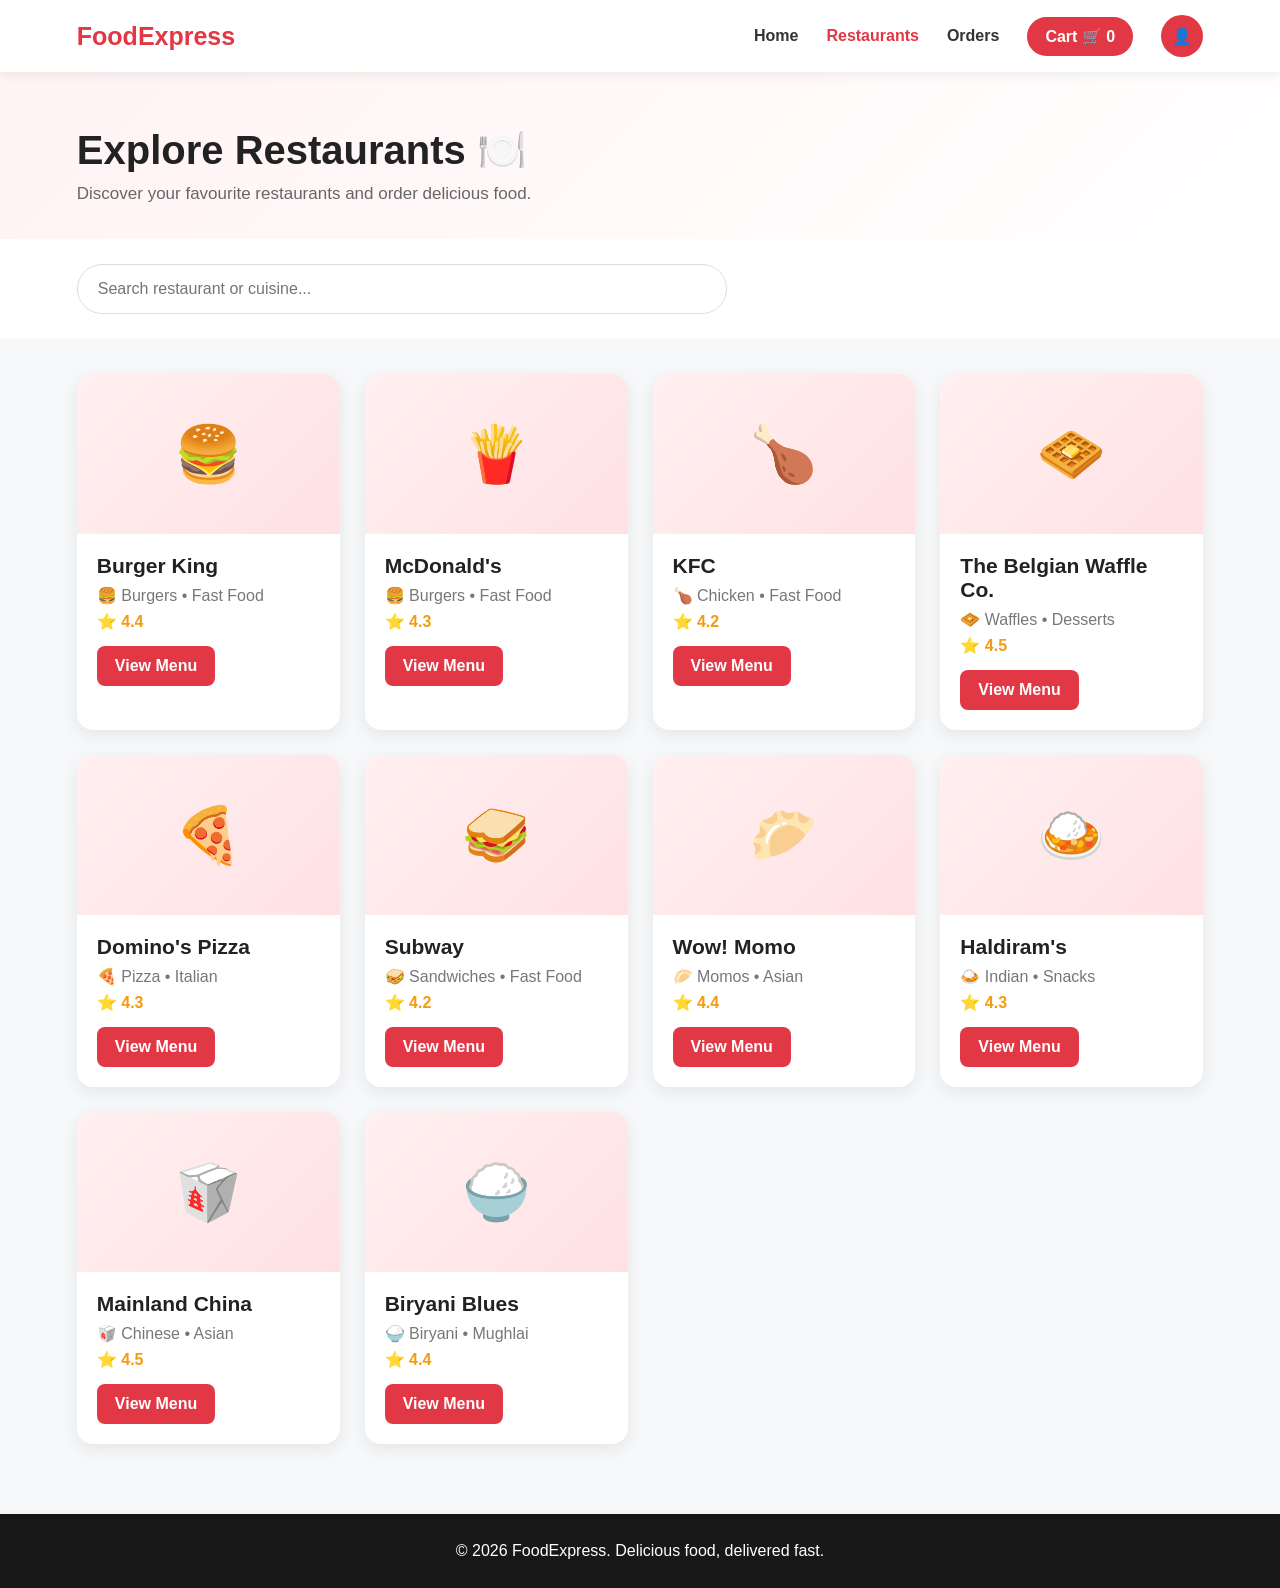
<file: restaurants.html>
<!DOCTYPE html>
<html lang="en">
<head>
    <meta charset="UTF-8">
    <meta name="viewport" content="width=device-width, initial-scale=1.0">
    <title>Restaurants | FoodExpress</title>

    <style>
        * {
            margin: 0;
            padding: 0;
            box-sizing: border-box;
            font-family: Arial, Helvetica, sans-serif;
        }

        body {
            background: #f7f8fa;
            color: #222;
        }

        /* NAVBAR */
        .navbar {
            height: 72px;
            background: white;
            display: flex;
            align-items: center;
            justify-content: space-between;
            padding: 0 6%;
            box-shadow: 0 2px 12px rgba(0,0,0,0.08);
            position: sticky;
            top: 0;
            z-index: 1000;
        }

        .logo {
            font-size: 25px;
            font-weight: 800;
            color: #e23744;
            text-decoration: none;
        }

        .nav-links {
            display: flex;
            align-items: center;
            gap: 28px;
        }

        .nav-links a {
            text-decoration: none;
            color: #333;
            font-weight: 600;
        }

        .nav-links a:hover,
        .nav-links .active {
            color: #e23744;
        }

        .cart-btn {
            background: #e23744;
            color: white !important;
            padding: 10px 18px;
            border-radius: 22px;
        }

        /* PROFILE */
        .profile-area {
            position: relative;
        }

        .profile-avatar {
            width: 42px;
            height: 42px;
            border-radius: 50%;
            background: #e23744;
            color: white;
            display: flex;
            align-items: center;
            justify-content: center;
            font-weight: 800;
            cursor: pointer;
            user-select: none;
        }

        .profile-dropdown {
            display: none;
            position: absolute;
            right: 0;
            top: 52px;
            width: 250px;
            background: white;
            border-radius: 14px;
            box-shadow: 0 8px 30px rgba(0,0,0,0.15);
            padding: 18px;
            z-index: 2000;
        }

        .profile-dropdown.show {
            display: block;
        }

        .profile-header {
            border-bottom: 1px solid #eee;
            padding-bottom: 14px;
            margin-bottom: 12px;
        }

        .profile-name {
            font-size: 17px;
            font-weight: 700;
        }

        .profile-email {
            color: #777;
            font-size: 13px;
            margin-top: 4px;
            word-break: break-word;
        }

        .profile-dropdown a,
        .logout-btn {
            display: block;
            width: 100%;
            padding: 10px 8px;
            text-decoration: none;
            color: #333;
            border-radius: 8px;
            border: none;
            background: none;
            text-align: left;
            cursor: pointer;
            font-size: 14px;
        }

        .profile-dropdown a:hover,
        .logout-btn:hover {
            background: #f7f7f7;
        }

        .logout-btn {
            color: #e23744;
            font-weight: 600;
        }

        /* HERO */
        .page-header {
            padding: 55px 6% 35px;
            background: linear-gradient(135deg, #fff3f4, #ffffff);
        }

        .page-header h1 {
            font-size: 40px;
            margin-bottom: 10px;
        }

        .page-header p {
            color: #666;
            font-size: 17px;
        }

        /* SEARCH */
        .search-container {
            padding: 25px 6%;
            background: white;
        }

        .search-box {
            width: 100%;
            max-width: 650px;
            padding: 15px 20px;
            border: 1px solid #ddd;
            border-radius: 30px;
            font-size: 16px;
            outline: none;
        }

        .search-box:focus {
            border-color: #e23744;
        }

        /* RESTAURANTS */
        .restaurants-section {
            padding: 35px 6% 70px;
        }

        .restaurant-grid {
            display: grid;
            grid-template-columns: repeat(auto-fit, minmax(260px, 1fr));
            gap: 25px;
        }

        .restaurant-card {
            background: white;
            border-radius: 16px;
            overflow: hidden;
            box-shadow: 0 5px 18px rgba(0,0,0,0.08);
            transition: 0.3s;
        }

        .restaurant-card:hover {
            transform: translateY(-6px);
            box-shadow: 0 10px 25px rgba(0,0,0,0.12);
        }

        .restaurant-image {
            height: 160px;
            background: linear-gradient(135deg, #fff0f1, #ffe1e4);
            display: flex;
            align-items: center;
            justify-content: center;
            font-size: 55px;
        }

        .restaurant-content {
            padding: 20px;
        }

        .restaurant-content h3 {
            margin-bottom: 8px;
            font-size: 21px;
        }

        .restaurant-content p {
            color: #777;
            margin-bottom: 7px;
        }

        .rating {
            color: #f39c12;
            font-weight: 700;
            margin-bottom: 15px;
        }

        .menu-btn {
            display: inline-block;
            background: #e23744;
            color: white;
            text-decoration: none;
            padding: 11px 18px;
            border-radius: 8px;
            font-weight: 700;
        }

        .menu-btn:hover {
            background: #c91f2c;
        }

        .no-results {
            display: none;
            text-align: center;
            padding: 50px;
            color: #777;
            font-size: 18px;
        }

        /* FOOTER */
        footer {
            background: #181818;
            color: white;
            text-align: center;
            padding: 28px;
        }

        /* MOBILE */
        @media (max-width: 850px) {
            .nav-links {
                gap: 12px;
            }

            .nav-links a:not(.cart-btn) {
                display: none;
            }
        }
    </style>
</head>

<body>

<nav class="navbar">

    <a href="index.html" class="logo">FoodExpress</a>

    <div class="nav-links">
        <a href="index.html">Home</a>
        <a href="restaurants.html" class="active">Restaurants</a>
        <a href="orders.html">Orders</a>

        <a href="cart.html" class="cart-btn">
            Cart 🛒 <span id="cartCount">0</span>
        </a>

        <div class="profile-area">

            <div class="profile-avatar" id="profileAvatar" onclick="toggleProfileMenu()">
                👤
            </div>

            <div class="profile-dropdown" id="profileDropdown">

                <div class="profile-header">
                    <div class="profile-name" id="profileName">
                        Guest User
                    </div>

                    <div class="profile-email" id="profileEmail">
                        Login / Register
                    </div>
                </div>

                <a href="profile.html">👤 My Profile</a>
                <a href="orders.html">📦 My Orders</a>

                <button class="logout-btn" onclick="logoutUser()">
                    🚪 Logout
                </button>

            </div>

        </div>
    </div>

</nav>


<section class="page-header">
    <h1>Explore Restaurants 🍽️</h1>
    <p>Discover your favourite restaurants and order delicious food.</p>
</section>


<div class="search-container">
    <input
        type="text"
        id="searchInput"
        class="search-box"
        placeholder="Search restaurant or cuisine..."
        onkeyup="searchRestaurants()"
    >
</div>


<section class="restaurants-section">

    <div class="restaurant-grid" id="restaurantGrid">

        <div class="restaurant-card" data-name="burger king" data-cuisine="burgers fast food">
            <div class="restaurant-image">🍔</div>
            <div class="restaurant-content">
                <h3>Burger King</h3>
                <p>🍔 Burgers • Fast Food</p>
                <div class="rating">⭐ 4.4</div>
                <a href="menu.html?restaurant=burger-king" class="menu-btn">View Menu</a>
            </div>
        </div>


        <div class="restaurant-card" data-name="mcdonalds" data-cuisine="burgers fast food">
            <div class="restaurant-image">🍟</div>
            <div class="restaurant-content">
                <h3>McDonald's</h3>
                <p>🍔 Burgers • Fast Food</p>
                <div class="rating">⭐ 4.3</div>
                <a href="menu.html?restaurant=mcdonalds" class="menu-btn">View Menu</a>
            </div>
        </div>


        <div class="restaurant-card" data-name="kfc" data-cuisine="chicken fast food">
            <div class="restaurant-image">🍗</div>
            <div class="restaurant-content">
                <h3>KFC</h3>
                <p>🍗 Chicken • Fast Food</p>
                <div class="rating">⭐ 4.2</div>
                <a href="menu.html?restaurant=kfc" class="menu-btn">View Menu</a>
            </div>
        </div>


        <div class="restaurant-card" data-name="the belgian waffle co" data-cuisine="waffles desserts">
            <div class="restaurant-image">🧇</div>
            <div class="restaurant-content">
                <h3>The Belgian Waffle Co.</h3>
                <p>🧇 Waffles • Desserts</p>
                <div class="rating">⭐ 4.5</div>
                <a href="menu.html?restaurant=belgian-waffle" class="menu-btn">View Menu</a>
            </div>
        </div>


        <div class="restaurant-card" data-name="dominos pizza" data-cuisine="pizza italian fast food">
            <div class="restaurant-image">🍕</div>
            <div class="restaurant-content">
                <h3>Domino's Pizza</h3>
                <p>🍕 Pizza • Italian</p>
                <div class="rating">⭐ 4.3</div>
                <a href="menu.html?restaurant=dominos" class="menu-btn">View Menu</a>
            </div>
        </div>


        <div class="restaurant-card" data-name="subway" data-cuisine="sandwich healthy fast food">
            <div class="restaurant-image">🥪</div>
            <div class="restaurant-content">
                <h3>Subway</h3>
                <p>🥪 Sandwiches • Fast Food</p>
                <div class="rating">⭐ 4.2</div>
                <a href="menu.html?restaurant=subway" class="menu-btn">View Menu</a>
            </div>
        </div>


        <div class="restaurant-card" data-name="wow momo" data-cuisine="momos chinese asian">
            <div class="restaurant-image">🥟</div>
            <div class="restaurant-content">
                <h3>Wow! Momo</h3>
                <p>🥟 Momos • Asian</p>
                <div class="rating">⭐ 4.4</div>
                <a href="menu.html?restaurant=wow-momo" class="menu-btn">View Menu</a>
            </div>
        </div>


        <div class="restaurant-card" data-name="haldirams" data-cuisine="indian sweets snacks">
            <div class="restaurant-image">🍛</div>
            <div class="restaurant-content">
                <h3>Haldiram's</h3>
                <p>🍛 Indian • Snacks</p>
                <div class="rating">⭐ 4.3</div>
                <a href="menu.html?restaurant=haldirams" class="menu-btn">View Menu</a>
            </div>
        </div>


        <div class="restaurant-card" data-name="mainland china" data-cuisine="chinese asian">
            <div class="restaurant-image">🥡</div>
            <div class="restaurant-content">
                <h3>Mainland China</h3>
                <p>🥡 Chinese • Asian</p>
                <div class="rating">⭐ 4.5</div>
                <a href="menu.html?restaurant=mainland-china" class="menu-btn">View Menu</a>
            </div>
        </div>


        <div class="restaurant-card" data-name="biryani blues" data-cuisine="biryani indian mughlai">
            <div class="restaurant-image">🍚</div>
            <div class="restaurant-content">
                <h3>Biryani Blues</h3>
                <p>🍚 Biryani • Mughlai</p>
                <div class="rating">⭐ 4.4</div>
                <a href="menu.html?restaurant=biryani-blues" class="menu-btn">View Menu</a>
            </div>
        </div>

    </div>

    <div class="no-results" id="noResults">
        No restaurants found 😔
    </div>

</section>


<footer>
    <p>© 2026 FoodExpress. Delicious food, delivered fast.</p>
</footer>


<script>

function getInitials(name) {

    if (!name) return "👤";

    const words = name.trim().split(/\s+/);

    if (words.length === 1) {
        return words[0].substring(0, 2).toUpperCase();
    }

    return (
        words[0][0] +
        words[words.length - 1][0]
    ).toUpperCase();
}


function loadProfileNavbar() {

    const userData = localStorage.getItem("foodExpressUser");

    const avatar = document.getElementById("profileAvatar");
    const name = document.getElementById("profileName");
    const email = document.getElementById("profileEmail");

    if (userData) {

        const user = JSON.parse(userData);

        avatar.textContent = getInitials(user.name);
        name.textContent = user.name || "User";
        email.textContent = user.email || "";

    } else {

        avatar.textContent = "👤";
        name.textContent = "Guest User";
        email.textContent = "Login / Register";
    }
}


function toggleProfileMenu() {

    document
        .getElementById("profileDropdown")
        .classList.toggle("show");
}


document.addEventListener("click", function(event) {

    const area = document.querySelector(".profile-area");

    if (!area.contains(event.target)) {
        document
            .getElementById("profileDropdown")
            .classList.remove("show");
    }

});


function logoutUser() {

    localStorage.removeItem("foodExpressUser");

    alert("You have been logged out.");

    window.location.href = "index.html";
}


function updateCartCount() {

    const cart =
        JSON.parse(localStorage.getItem("foodExpressCart")) || [];

    let count = 0;

    cart.forEach(item => {
        count += item.quantity || 1;
    });

    document.getElementById("cartCount").textContent = count;
}


function searchRestaurants() {

    const search =
        document
            .getElementById("searchInput")
            .value
            .toLowerCase()
            .trim();

    const cards =
        document.querySelectorAll(".restaurant-card");

    let found = false;

    cards.forEach(card => {

        const name =
            card.dataset.name.toLowerCase();

        const cuisine =
            card.dataset.cuisine.toLowerCase();

        if (
            name.includes(search) ||
            cuisine.includes(search)
        ) {
            card.style.display = "block";
            found = true;
        } else {
            card.style.display = "none";
        }

    });

    document.getElementById("noResults").style.display =
        found ? "none" : "block";
}


loadProfileNavbar();
updateCartCount();

</script>

</body>
</html>
</file>
